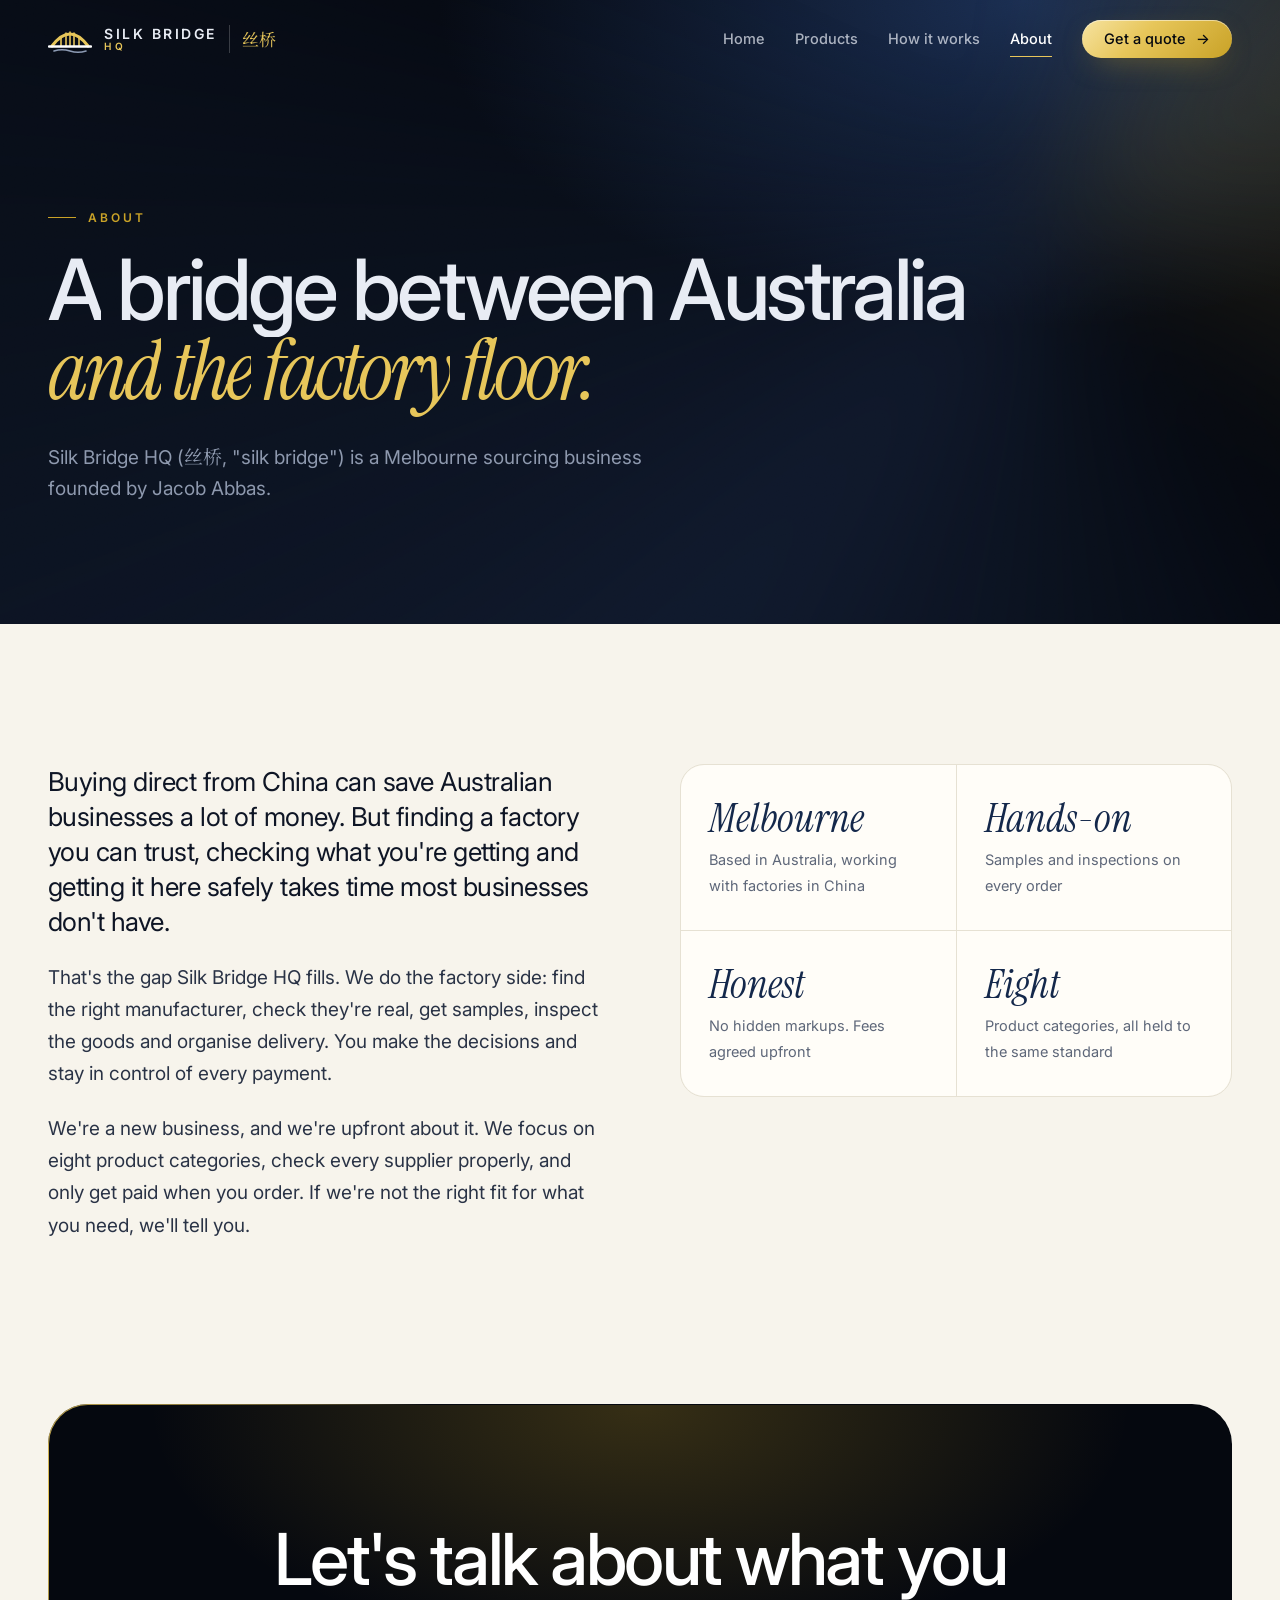
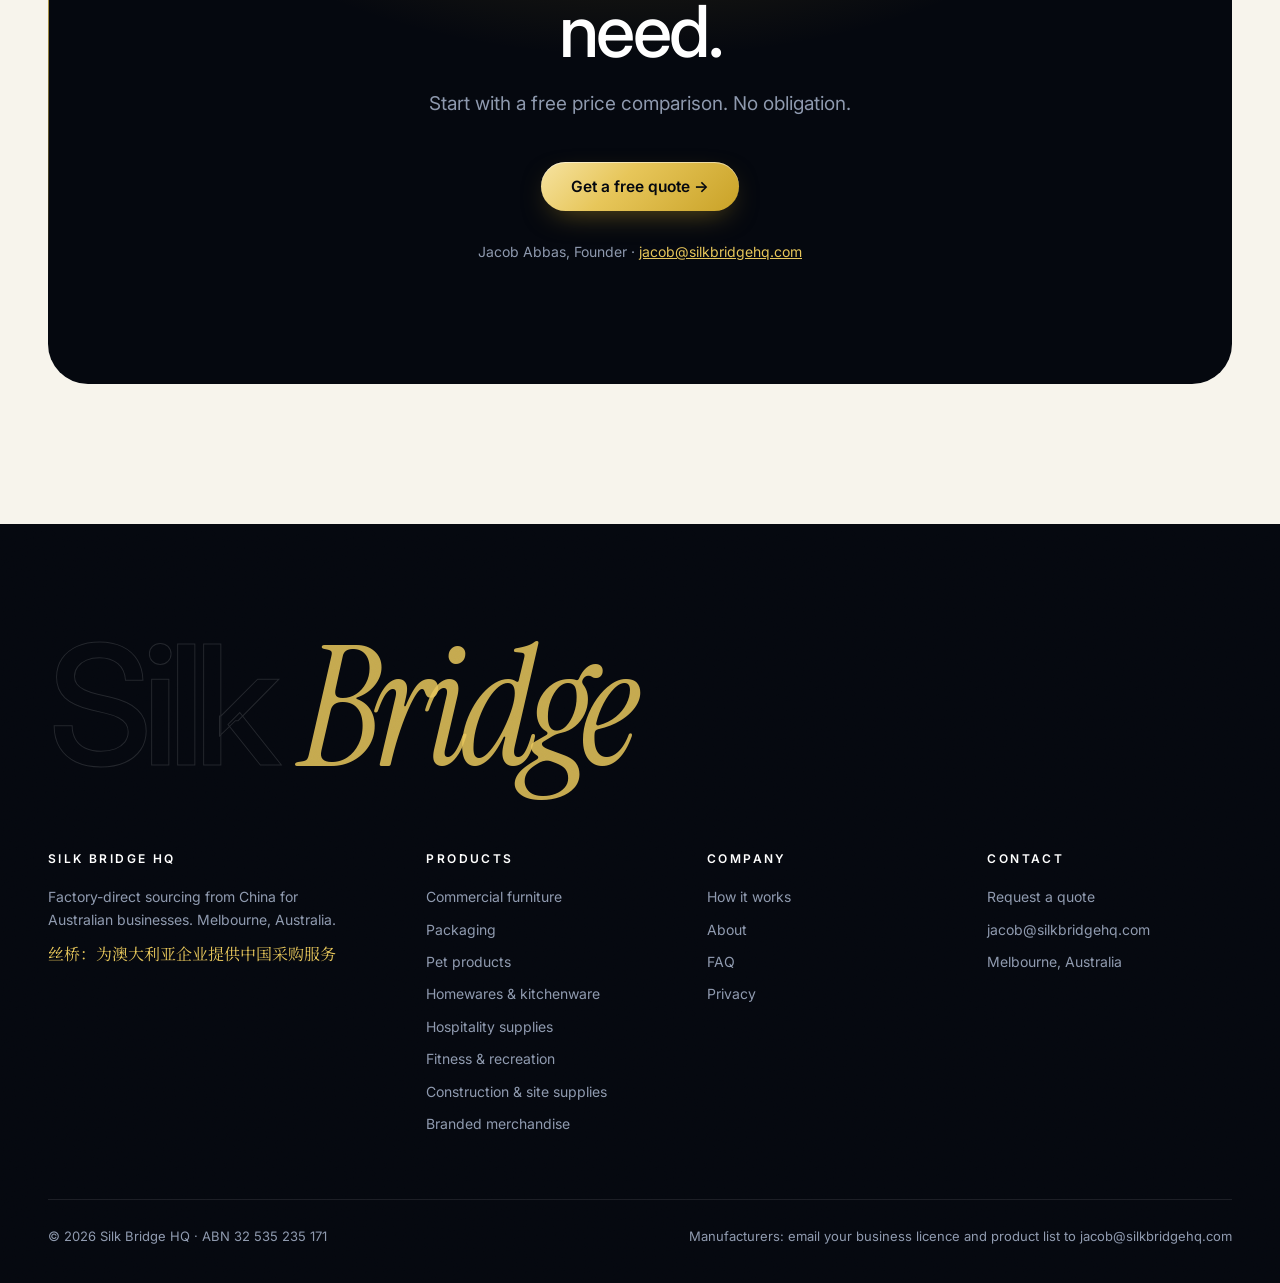
<file: about.html>
<!doctype html>
<html lang="en">
<head>
<meta charset="utf-8">
<meta name="viewport" content="width=device-width, initial-scale=1">
<title>About | Silk Bridge HQ</title>
<meta name="description" content="Silk Bridge HQ (丝桥) is a Melbourne sourcing business founded by Jacob Abbas, connecting Australian companies with checked manufacturers in China.">
<link rel="icon" href="assets/img/logo-square.png">
<link rel="preconnect" href="https://fonts.googleapis.com">
<link rel="preconnect" href="https://fonts.gstatic.com" crossorigin>
<link href="https://fonts.googleapis.com/css2?family=Inter:wght@400;500;600&family=Instrument+Serif:ital@0;1&family=Noto+Serif+SC:wght@600&display=swap" rel="stylesheet">
<link rel="stylesheet" href="assets/styles.css">
</head>
<body>
<header class="nav">
  <div class="wrap">
    <a class="logo" href="index.html" aria-label="Silk Bridge HQ home">
      <svg viewBox="0 0 44 30" fill="none" aria-hidden="true"><path d="M4 22 Q22 -2 40 22" stroke="#E7C65A" stroke-width="3" stroke-linecap="round"/><g stroke="#E7C65A" stroke-width="1.6"><line x1="13" y1="22" x2="13" y2="12"/><line x1="18" y1="22" x2="18" y2="8.5"/><line x1="22" y1="22" x2="22" y2="7.5"/><line x1="26" y1="22" x2="26" y2="8.5"/><line x1="31" y1="22" x2="31" y2="12"/></g><line x1="1" y1="22.5" x2="43" y2="22.5" stroke="#fff" stroke-width="2.4" stroke-linecap="round"/><path d="M6 27 Q14 24.5 22 27 T38 27" stroke="#8C9AB3" stroke-width="1.6" stroke-linecap="round"/></svg>
      <span class="wm">SILK BRIDGE<small>HQ</small></span><span class="zh">丝桥</span>
    </a>
    <button class="menu-btn" aria-label="Menu" aria-expanded="false"><span></span><span></span><span></span></button>
    <nav>
      <a href="index.html">Home</a>
      <a href="products.html">Products</a>
      <a href="how-it-works.html">How it works</a>
      <a href="about.html" class="active">About</a>
      <a class="btn" href="quote.html">Get a quote <span class="arr">→</span></a>
    </nav>
  </div>
</header>
<main>

<section class="page-hero grain">
  <div class="aurora"></div>
  <div class="wrap">
    <span class="eyebrow">About</span>
    <h1 data-split>A bridge between Australia <em>and the factory floor.</em></h1>
    <p>Silk Bridge HQ (<span class="zh">丝桥</span>, "silk bridge") is a Melbourne sourcing business founded by Jacob Abbas.</p>
  </div>
</section>

<section>
  <div class="wrap split-2">
    <div class="prose reveal">
      <p>Buying direct from China can save Australian businesses a lot of money. But finding a factory you can trust, checking what you're getting and getting it here safely takes time most businesses don't have.</p>
      <p>That's the gap Silk Bridge HQ fills. We do the factory side: find the right manufacturer, check they're real, get samples, inspect the goods and organise delivery. You make the decisions and stay in control of every payment.</p>
      <p>We're a new business, and we're upfront about it. We focus on eight product categories, check every supplier properly, and only get paid when you order. If we're not the right fit for what you need, we'll tell you.</p>
    </div>
    <div class="stat-cards reveal">
      <div class="stat"><b>Melbourne</b><span>Based in Australia, working with factories in China</span></div>
      <div class="stat"><b>Hands-on</b><span>Samples and inspections on every order</span></div>
      <div class="stat"><b>Honest</b><span>No hidden markups. Fees agreed upfront</span></div>
      <div class="stat"><b>Eight</b><span>Product categories, all held to the same standard</span></div>
    </div>
  </div>
</section>

<section class="cta">
  <div class="wrap">
    <div class="cta-card reveal">
      <h2>Let's talk about what you need.</h2>
      <p>Start with a free price comparison. No obligation.</p>
      <a class="btn gold lg" href="quote.html">Get a free quote →</a>
      <div class="who">Jacob Abbas, Founder · <a href="mailto:jacob@silkbridgehq.com">jacob@silkbridgehq.com</a></div>
    </div>
  </div>
</section>
</main>
<footer class="grain">
  <div class="wrap">
    <p class="big" aria-hidden="true">Silk <em>Bridge</em></p>
    <div class="cols">
      <div>
        <h4>Silk Bridge HQ</h4>
        <p style="margin:0 0 10px;max-width:300px">Factory-direct sourcing from China for Australian businesses. Melbourne, Australia.</p>
        <p class="zh" style="color:#E7C65A;font-size:16px;margin:0">丝桥：为澳大利亚企业提供中国采购服务</p>
      </div>
      <div><h4>Products</h4><ul>
        <li><a href="products.html#furniture">Commercial furniture</a></li>
        <li><a href="products.html#packaging">Packaging</a></li>
        <li><a href="products.html#pet">Pet products</a></li>
        <li><a href="products.html#homewares">Homewares &amp; kitchenware</a></li>
        <li><a href="products.html#hospitality">Hospitality supplies</a></li>
        <li><a href="products.html#fitness">Fitness &amp; recreation</a></li>
        <li><a href="products.html#construction">Construction &amp; site supplies</a></li>
        <li><a href="products.html#merch">Branded merchandise</a></li>
      </ul></div>
      <div><h4>Company</h4><ul>
        <li><a href="how-it-works.html">How it works</a></li>
        <li><a href="about.html">About</a></li>
        <li><a href="how-it-works.html#faq">FAQ</a></li>
        <li><a href="privacy.html">Privacy</a></li>
      </ul></div>
      <div><h4>Contact</h4><ul>
        <li><a href="quote.html">Request a quote</a></li>
        <li><a href="mailto:jacob@silkbridgehq.com">jacob@silkbridgehq.com</a></li>
        <li>Melbourne, Australia</li>
      </ul></div>
    </div>
    <div class="base">
      <span>© 2026 Silk Bridge HQ · ABN 32 535 235 171</span>
      <span>Manufacturers: email your business licence and product list to jacob@silkbridgehq.com</span>
    </div>
  </div>
</footer>
<script src="assets/site.js"></script>
</body>
</html>
</file>
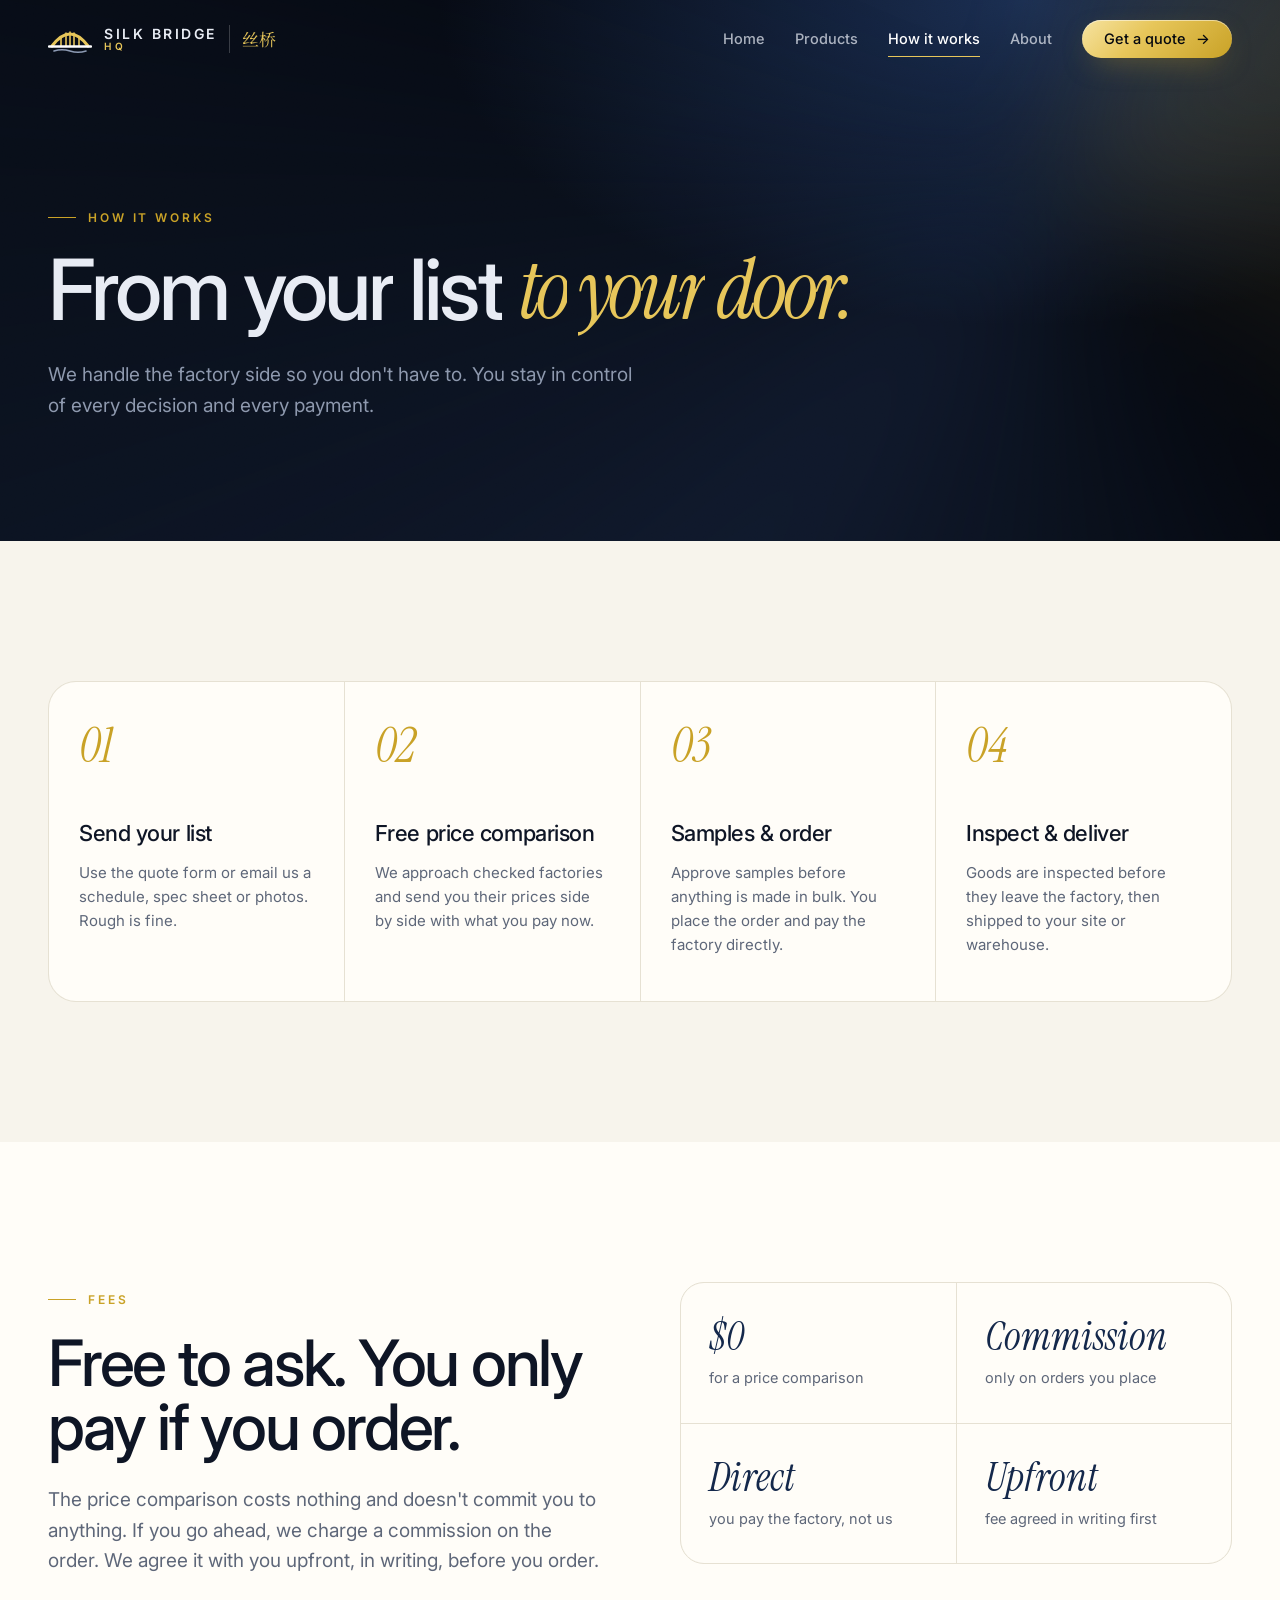
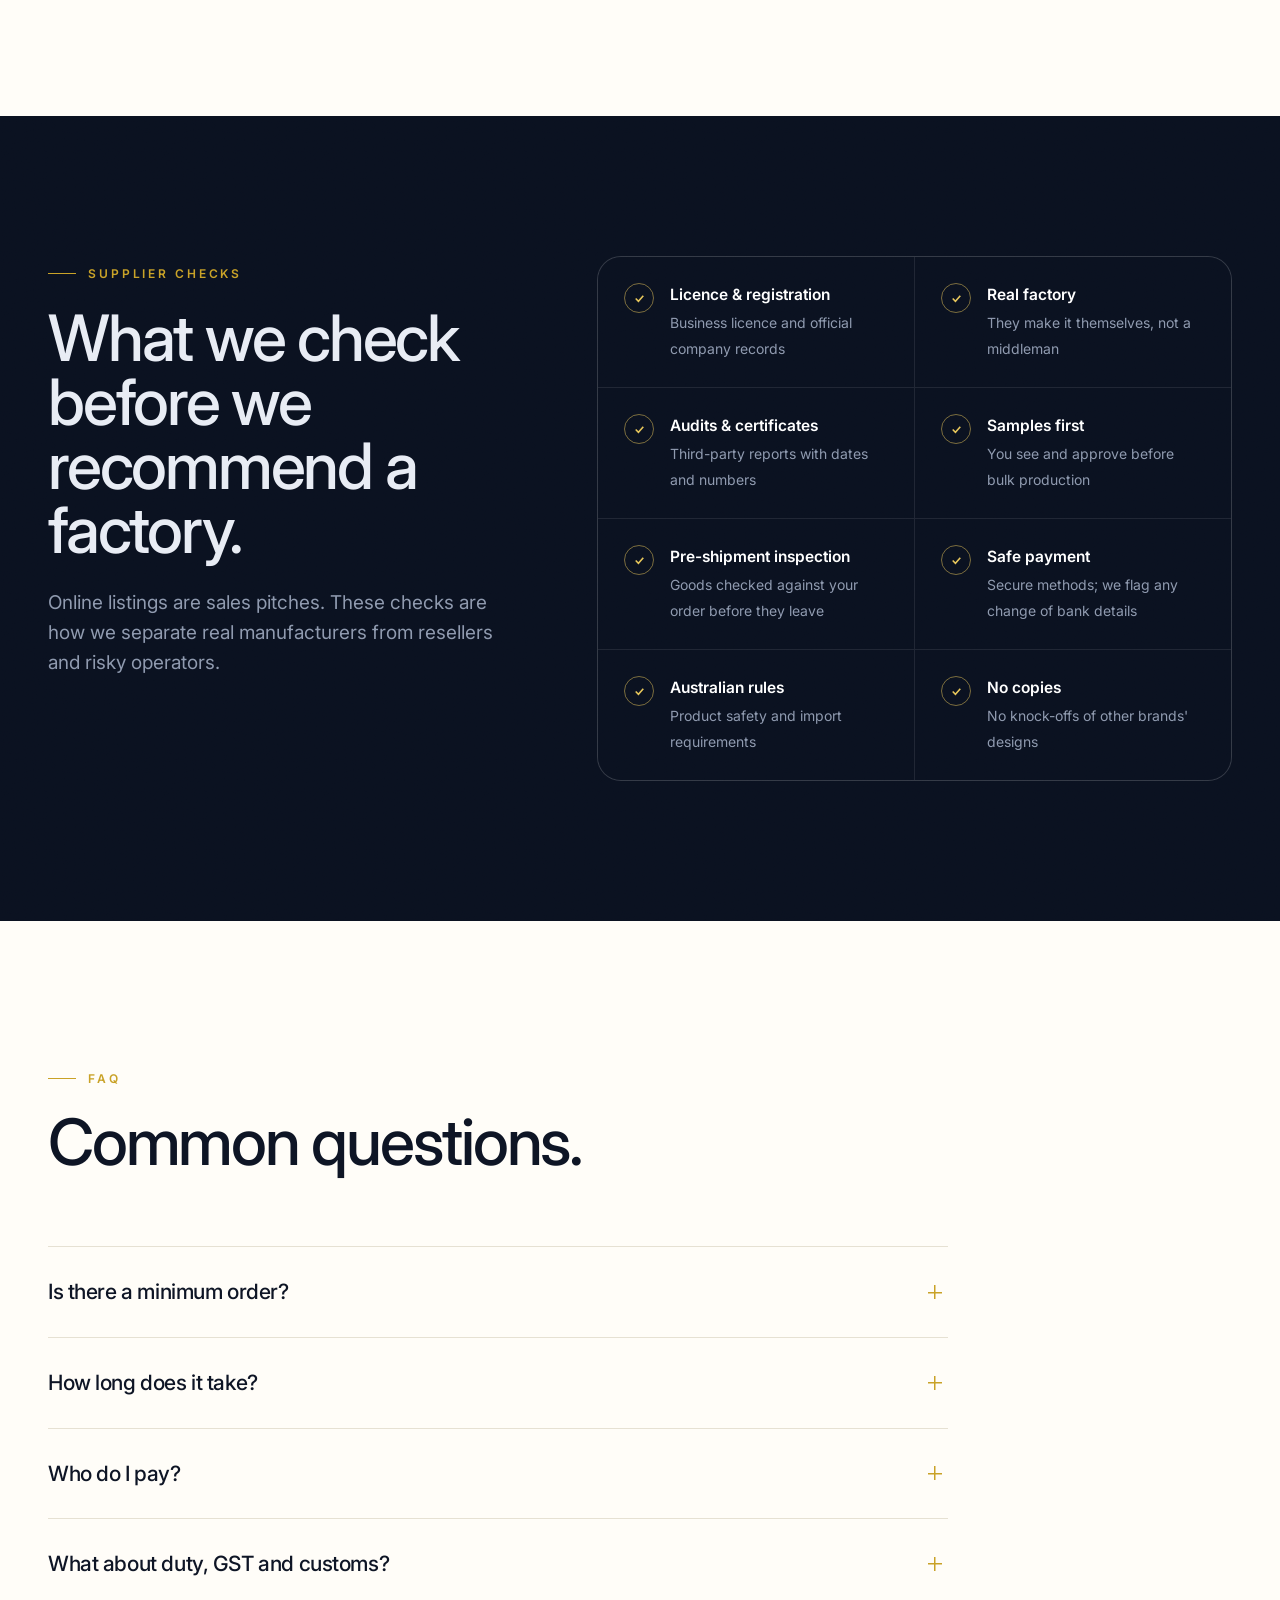
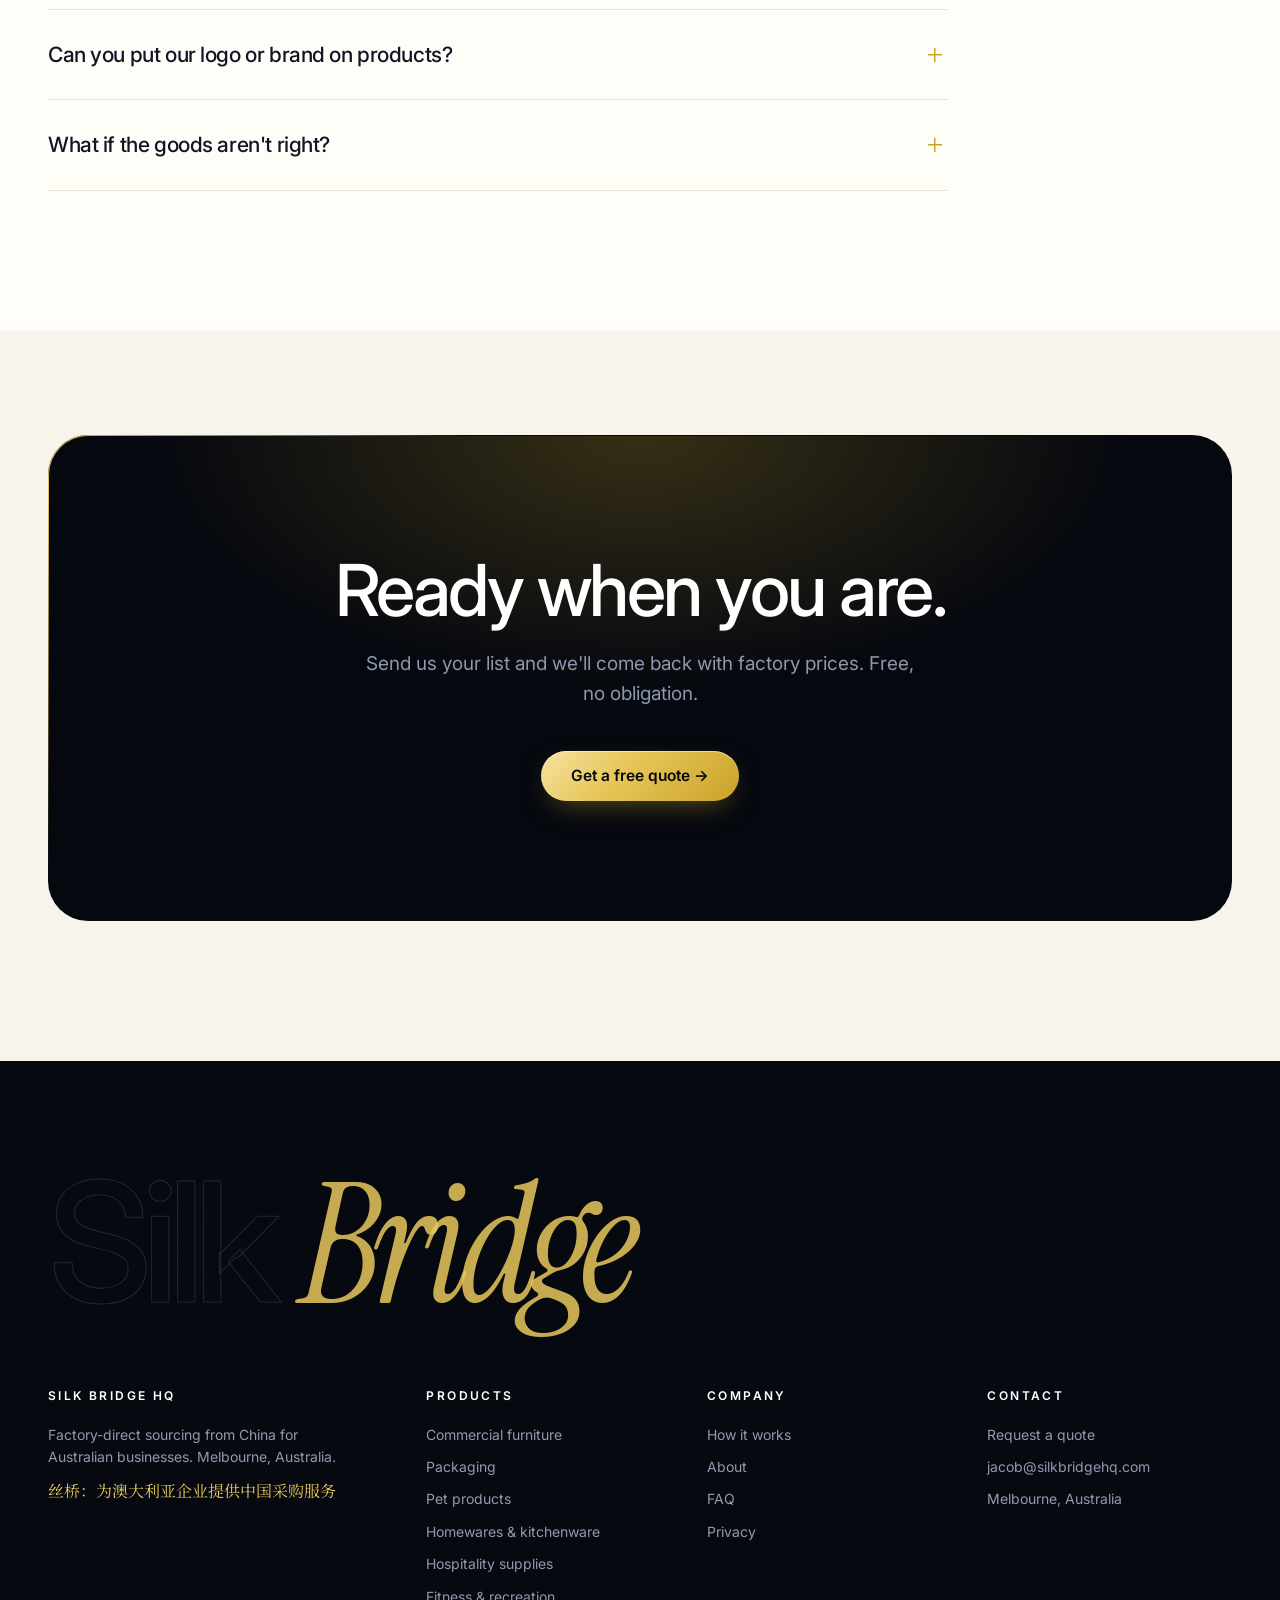
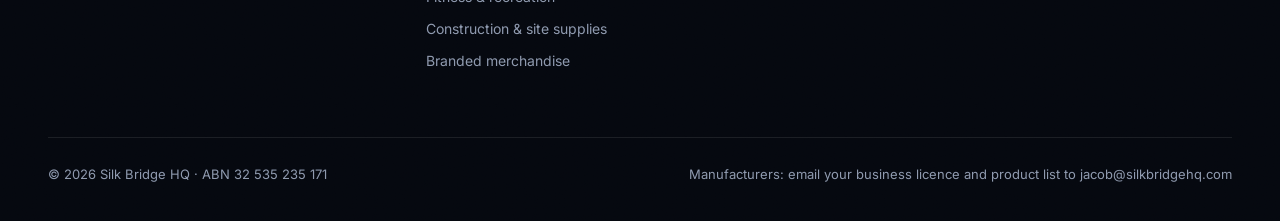
<file: how-it-works.html>
<!doctype html>
<html lang="en">
<head>
<meta charset="utf-8">
<meta name="viewport" content="width=device-width, initial-scale=1">
<title>How it works | Silk Bridge HQ</title>
<meta name="description" content="How Silk Bridge HQ sources from China: free price comparison, checked factories, samples, pre-shipment inspection and delivery. Commission only if you order.">
<link rel="icon" href="assets/img/logo-square.png">
<link rel="preconnect" href="https://fonts.googleapis.com">
<link rel="preconnect" href="https://fonts.gstatic.com" crossorigin>
<link href="https://fonts.googleapis.com/css2?family=Inter:wght@400;500;600&family=Instrument+Serif:ital@0;1&family=Noto+Serif+SC:wght@600&display=swap" rel="stylesheet">
<link rel="stylesheet" href="assets/styles.css">
</head>
<body>
<header class="nav">
  <div class="wrap">
    <a class="logo" href="index.html" aria-label="Silk Bridge HQ home">
      <svg viewBox="0 0 44 30" fill="none" aria-hidden="true"><path d="M4 22 Q22 -2 40 22" stroke="#E7C65A" stroke-width="3" stroke-linecap="round"/><g stroke="#E7C65A" stroke-width="1.6"><line x1="13" y1="22" x2="13" y2="12"/><line x1="18" y1="22" x2="18" y2="8.5"/><line x1="22" y1="22" x2="22" y2="7.5"/><line x1="26" y1="22" x2="26" y2="8.5"/><line x1="31" y1="22" x2="31" y2="12"/></g><line x1="1" y1="22.5" x2="43" y2="22.5" stroke="#fff" stroke-width="2.4" stroke-linecap="round"/><path d="M6 27 Q14 24.5 22 27 T38 27" stroke="#8C9AB3" stroke-width="1.6" stroke-linecap="round"/></svg>
      <span class="wm">SILK BRIDGE<small>HQ</small></span><span class="zh">丝桥</span>
    </a>
    <button class="menu-btn" aria-label="Menu" aria-expanded="false"><span></span><span></span><span></span></button>
    <nav>
      <a href="index.html">Home</a>
      <a href="products.html">Products</a>
      <a href="how-it-works.html" class="active">How it works</a>
      <a href="about.html">About</a>
      <a class="btn" href="quote.html">Get a quote <span class="arr">→</span></a>
    </nav>
  </div>
</header>
<main>

<section class="page-hero grain">
  <div class="aurora"></div>
  <div class="wrap">
    <span class="eyebrow">How it works</span>
    <h1 data-split>From your list <em>to your door.</em></h1>
    <p>We handle the factory side so you don't have to. You stay in control of every decision and every payment.</p>
  </div>
</section>

<section>
  <div class="wrap">
    <div class="steps">
      <div class="step reveal"><h3>Send your list</h3><p>Use the quote form or email us a schedule, spec sheet or photos. Rough is fine.</p></div>
      <div class="step reveal"><h3>Free price comparison</h3><p>We approach checked factories and send you their prices side by side with what you pay now.</p></div>
      <div class="step reveal"><h3>Samples &amp; order</h3><p>Approve samples before anything is made in bulk. You place the order and pay the factory directly.</p></div>
      <div class="step reveal"><h3>Inspect &amp; deliver</h3><p>Goods are inspected before they leave the factory, then shipped to your site or warehouse.</p></div>
    </div>
  </div>
</section>

<section class="band">
  <div class="wrap split-2">
    <div class="reveal">
      <span class="eyebrow">Fees</span>
      <h2>Free to ask. You only pay if you order.</h2>
      <p class="lead">The price comparison costs nothing and doesn't commit you to anything. If you go ahead, we charge a commission on the order. We agree it with you upfront, in writing, before you order.</p>
    </div>
    <div class="stat-cards reveal">
      <div class="stat"><b>$0</b><span>for a price comparison</span></div>
      <div class="stat"><b>Commission</b><span>only on orders you place</span></div>
      <div class="stat"><b>Direct</b><span>you pay the factory, not us</span></div>
      <div class="stat"><b>Upfront</b><span>fee agreed in writing first</span></div>
    </div>
  </div>
</section>

<section class="dark grain">
  <div class="wrap checks-wrap">
    <div class="reveal">
      <span class="eyebrow">Supplier checks</span>
      <h2>What we check before we recommend a factory.</h2>
      <p class="lead">Online listings are sales pitches. These checks are how we separate real manufacturers from resellers and risky operators.</p>
    </div>
    <div class="checks">
      <div class="check reveal"><div class="tick"><svg viewBox="0 0 24 24"><path d="M5 12l5 5 9-10"/></svg></div><div><b>Licence &amp; registration</b><span>Business licence and official company records</span></div></div>
      <div class="check reveal"><div class="tick"><svg viewBox="0 0 24 24"><path d="M5 12l5 5 9-10"/></svg></div><div><b>Real factory</b><span>They make it themselves, not a middleman</span></div></div>
      <div class="check reveal"><div class="tick"><svg viewBox="0 0 24 24"><path d="M5 12l5 5 9-10"/></svg></div><div><b>Audits &amp; certificates</b><span>Third-party reports with dates and numbers</span></div></div>
      <div class="check reveal"><div class="tick"><svg viewBox="0 0 24 24"><path d="M5 12l5 5 9-10"/></svg></div><div><b>Samples first</b><span>You see and approve before bulk production</span></div></div>
      <div class="check reveal"><div class="tick"><svg viewBox="0 0 24 24"><path d="M5 12l5 5 9-10"/></svg></div><div><b>Pre-shipment inspection</b><span>Goods checked against your order before they leave</span></div></div>
      <div class="check reveal"><div class="tick"><svg viewBox="0 0 24 24"><path d="M5 12l5 5 9-10"/></svg></div><div><b>Safe payment</b><span>Secure methods; we flag any change of bank details</span></div></div>
      <div class="check reveal"><div class="tick"><svg viewBox="0 0 24 24"><path d="M5 12l5 5 9-10"/></svg></div><div><b>Australian rules</b><span>Product safety and import requirements</span></div></div>
      <div class="check reveal"><div class="tick"><svg viewBox="0 0 24 24"><path d="M5 12l5 5 9-10"/></svg></div><div><b>No copies</b><span>No knock-offs of other brands' designs</span></div></div>
    </div>
  </div>
</section>

<section class="band" id="faq">
  <div class="wrap">
    <div class="head reveal">
      <span class="eyebrow">FAQ</span>
      <h2>Common questions.</h2>
    </div>
    <div class="faq reveal">
      <details><summary>Is there a minimum order?</summary><p>Each factory sets its own minimum order quantity (MOQ). We'll tell you the MOQ with every quote, and look for factories that suit your volumes.</p></details>
      <details><summary>How long does it take?</summary><p>It depends on the product. As a rough guide, allow a few weeks for samples, then production, then sea freight to Australia. We give you a timeline with every quote.</p></details>
      <details><summary>Who do I pay?</summary><p>You pay the factory directly for the goods, using a secure method. You pay our commission separately, only if you order. We'll never ask you to pay a factory into a new or changed bank account without checking it first.</p></details>
      <details><summary>What about duty, GST and customs?</summary><p>Many goods made in China can enter Australia duty-free under the China–Australia Free Trade Agreement with the right proof of origin, and GST applies to imports. Every product is different, so we'll flag what applies and you should confirm the details with your customs broker or accountant.</p></details>
      <details><summary>Can you put our logo or brand on products?</summary><p>Yes. Many factories offer custom printing, labels and packaging. It usually means a higher minimum order, and we'll include that in the quote.</p></details>
      <details><summary>What if the goods aren't right?</summary><p>That's why we use samples and inspect before shipping. Problems are much easier to fix at the factory than after goods arrive in Australia.</p></details>
    </div>
  </div>
</section>

<section class="cta" style="padding-top:104px">
  <div class="wrap">
    <div class="cta-card reveal">
      <h2>Ready when you are.</h2>
      <p>Send us your list and we'll come back with factory prices. Free, no obligation.</p>
      <a class="btn gold lg" href="quote.html">Get a free quote →</a>
    </div>
  </div>
</section>
</main>
<footer class="grain">
  <div class="wrap">
    <p class="big" aria-hidden="true">Silk <em>Bridge</em></p>
    <div class="cols">
      <div>
        <h4>Silk Bridge HQ</h4>
        <p style="margin:0 0 10px;max-width:300px">Factory-direct sourcing from China for Australian businesses. Melbourne, Australia.</p>
        <p class="zh" style="color:#E7C65A;font-size:16px;margin:0">丝桥：为澳大利亚企业提供中国采购服务</p>
      </div>
      <div><h4>Products</h4><ul>
        <li><a href="products.html#furniture">Commercial furniture</a></li>
        <li><a href="products.html#packaging">Packaging</a></li>
        <li><a href="products.html#pet">Pet products</a></li>
        <li><a href="products.html#homewares">Homewares &amp; kitchenware</a></li>
        <li><a href="products.html#hospitality">Hospitality supplies</a></li>
        <li><a href="products.html#fitness">Fitness &amp; recreation</a></li>
        <li><a href="products.html#construction">Construction &amp; site supplies</a></li>
        <li><a href="products.html#merch">Branded merchandise</a></li>
      </ul></div>
      <div><h4>Company</h4><ul>
        <li><a href="how-it-works.html">How it works</a></li>
        <li><a href="about.html">About</a></li>
        <li><a href="how-it-works.html#faq">FAQ</a></li>
        <li><a href="privacy.html">Privacy</a></li>
      </ul></div>
      <div><h4>Contact</h4><ul>
        <li><a href="quote.html">Request a quote</a></li>
        <li><a href="mailto:jacob@silkbridgehq.com">jacob@silkbridgehq.com</a></li>
        <li>Melbourne, Australia</li>
      </ul></div>
    </div>
    <div class="base">
      <span>© 2026 Silk Bridge HQ · ABN 32 535 235 171</span>
      <span>Manufacturers: email your business licence and product list to jacob@silkbridgehq.com</span>
    </div>
  </div>
</footer>
<script src="assets/site.js"></script>
</body>
</html>
</file>
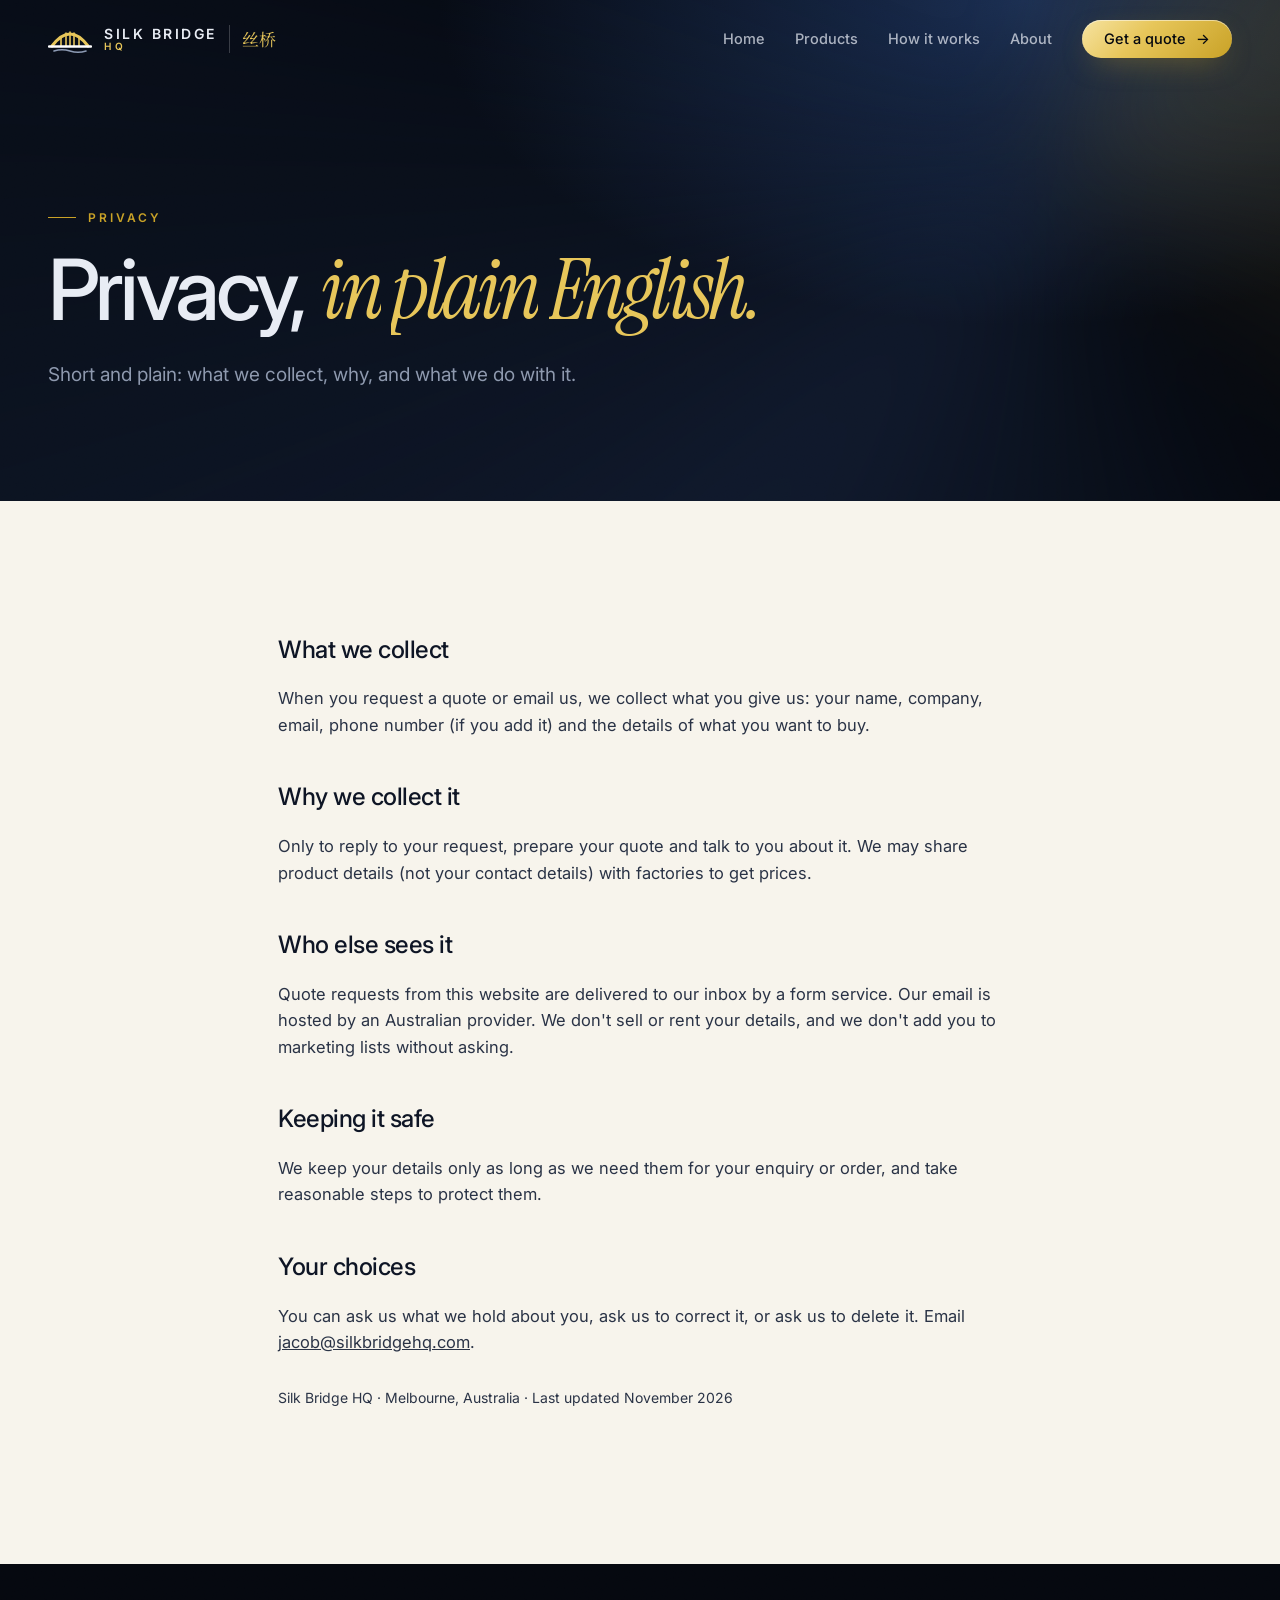
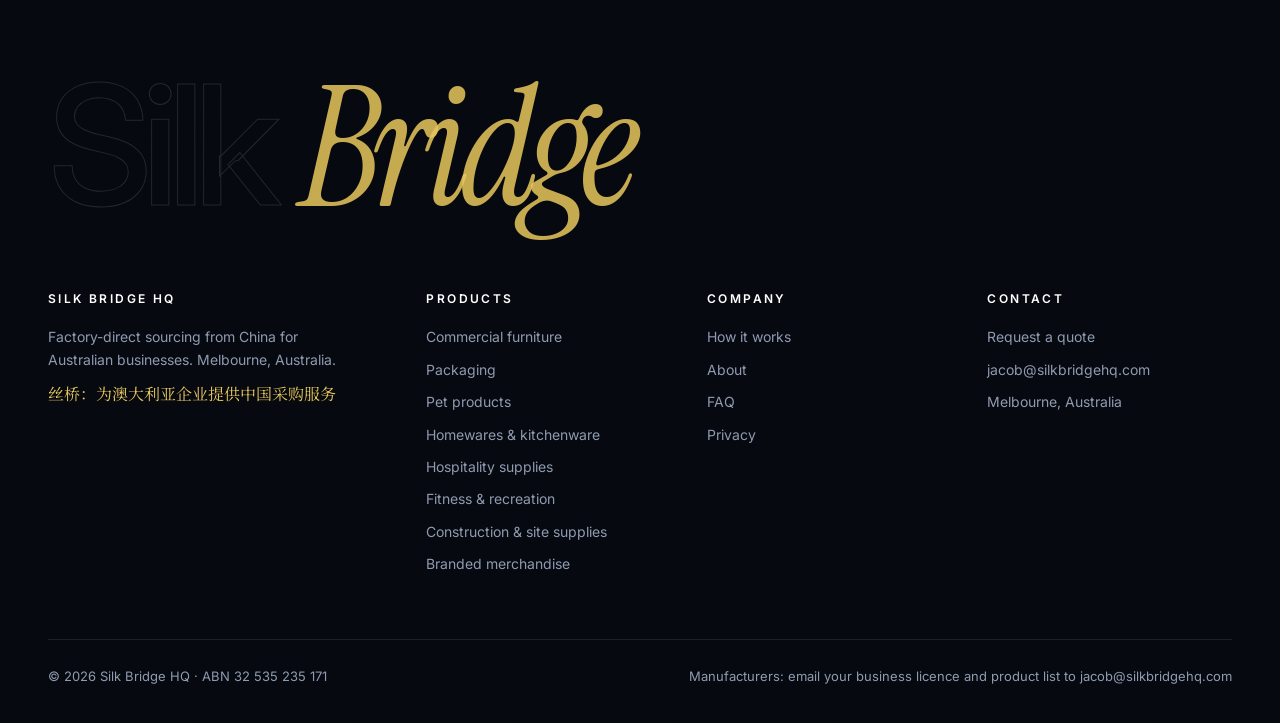
<file: privacy.html>
<!doctype html>
<html lang="en">
<head>
<meta charset="utf-8">
<meta name="viewport" content="width=device-width, initial-scale=1">
<title>Privacy | Silk Bridge HQ</title>
<meta name="description" content="How Silk Bridge HQ handles the personal information you send us.">
<link rel="icon" href="assets/img/logo-square.png">
<link rel="preconnect" href="https://fonts.googleapis.com">
<link rel="preconnect" href="https://fonts.gstatic.com" crossorigin>
<link href="https://fonts.googleapis.com/css2?family=Inter:wght@400;500;600&family=Instrument+Serif:ital@0;1&family=Noto+Serif+SC:wght@600&display=swap" rel="stylesheet">
<link rel="stylesheet" href="assets/styles.css">
</head>
<body>
<header class="nav">
  <div class="wrap">
    <a class="logo" href="index.html" aria-label="Silk Bridge HQ home">
      <svg viewBox="0 0 44 30" fill="none" aria-hidden="true"><path d="M4 22 Q22 -2 40 22" stroke="#E7C65A" stroke-width="3" stroke-linecap="round"/><g stroke="#E7C65A" stroke-width="1.6"><line x1="13" y1="22" x2="13" y2="12"/><line x1="18" y1="22" x2="18" y2="8.5"/><line x1="22" y1="22" x2="22" y2="7.5"/><line x1="26" y1="22" x2="26" y2="8.5"/><line x1="31" y1="22" x2="31" y2="12"/></g><line x1="1" y1="22.5" x2="43" y2="22.5" stroke="#fff" stroke-width="2.4" stroke-linecap="round"/><path d="M6 27 Q14 24.5 22 27 T38 27" stroke="#8C9AB3" stroke-width="1.6" stroke-linecap="round"/></svg>
      <span class="wm">SILK BRIDGE<small>HQ</small></span><span class="zh">丝桥</span>
    </a>
    <button class="menu-btn" aria-label="Menu" aria-expanded="false"><span></span><span></span><span></span></button>
    <nav>
      <a href="index.html">Home</a>
      <a href="products.html">Products</a>
      <a href="how-it-works.html">How it works</a>
      <a href="about.html">About</a>
      <a class="btn" href="quote.html">Get a quote <span class="arr">→</span></a>
    </nav>
  </div>
</header>
<main>

<section class="page-hero grain" style="padding-bottom:110px">
  <div class="aurora"></div>
  <div class="wrap">
    <span class="eyebrow">Privacy</span>
    <h1 data-split>Privacy, <em>in plain English.</em></h1>
    <p>Short and plain: what we collect, why, and what we do with it.</p>
  </div>
</section>

<div class="wrap legal">
  <h3>What we collect</h3>
  <p>When you request a quote or email us, we collect what you give us: your name, company, email, phone number (if you add it) and the details of what you want to buy.</p>
  <h3>Why we collect it</h3>
  <p>Only to reply to your request, prepare your quote and talk to you about it. We may share product details (not your contact details) with factories to get prices.</p>
  <h3>Who else sees it</h3>
  <p>Quote requests from this website are delivered to our inbox by a form service. Our email is hosted by an Australian provider. We don't sell or rent your details, and we don't add you to marketing lists without asking.</p>
  <h3>Keeping it safe</h3>
  <p>We keep your details only as long as we need them for your enquiry or order, and take reasonable steps to protect them.</p>
  <h3>Your choices</h3>
  <p>You can ask us what we hold about you, ask us to correct it, or ask us to delete it. Email <a href="mailto:jacob@silkbridgehq.com">jacob@silkbridgehq.com</a>.</p>
  <p class="muted" style="margin-top:32px;font-size:14px">Silk Bridge HQ · Melbourne, Australia · Last updated November 2026</p>
</div>
</main>
<footer class="grain">
  <div class="wrap">
    <p class="big" aria-hidden="true">Silk <em>Bridge</em></p>
    <div class="cols">
      <div>
        <h4>Silk Bridge HQ</h4>
        <p style="margin:0 0 10px;max-width:300px">Factory-direct sourcing from China for Australian businesses. Melbourne, Australia.</p>
        <p class="zh" style="color:#E7C65A;font-size:16px;margin:0">丝桥：为澳大利亚企业提供中国采购服务</p>
      </div>
      <div><h4>Products</h4><ul>
        <li><a href="products.html#furniture">Commercial furniture</a></li>
        <li><a href="products.html#packaging">Packaging</a></li>
        <li><a href="products.html#pet">Pet products</a></li>
        <li><a href="products.html#homewares">Homewares &amp; kitchenware</a></li>
        <li><a href="products.html#hospitality">Hospitality supplies</a></li>
        <li><a href="products.html#fitness">Fitness &amp; recreation</a></li>
        <li><a href="products.html#construction">Construction &amp; site supplies</a></li>
        <li><a href="products.html#merch">Branded merchandise</a></li>
      </ul></div>
      <div><h4>Company</h4><ul>
        <li><a href="how-it-works.html">How it works</a></li>
        <li><a href="about.html">About</a></li>
        <li><a href="how-it-works.html#faq">FAQ</a></li>
        <li><a href="privacy.html">Privacy</a></li>
      </ul></div>
      <div><h4>Contact</h4><ul>
        <li><a href="quote.html">Request a quote</a></li>
        <li><a href="mailto:jacob@silkbridgehq.com">jacob@silkbridgehq.com</a></li>
        <li>Melbourne, Australia</li>
      </ul></div>
    </div>
    <div class="base">
      <span>© 2026 Silk Bridge HQ · ABN 32 535 235 171</span>
      <span>Manufacturers: email your business licence and product list to jacob@silkbridgehq.com</span>
    </div>
  </div>
</footer>
<script src="assets/site.js"></script>
</body>
</html>
</file>
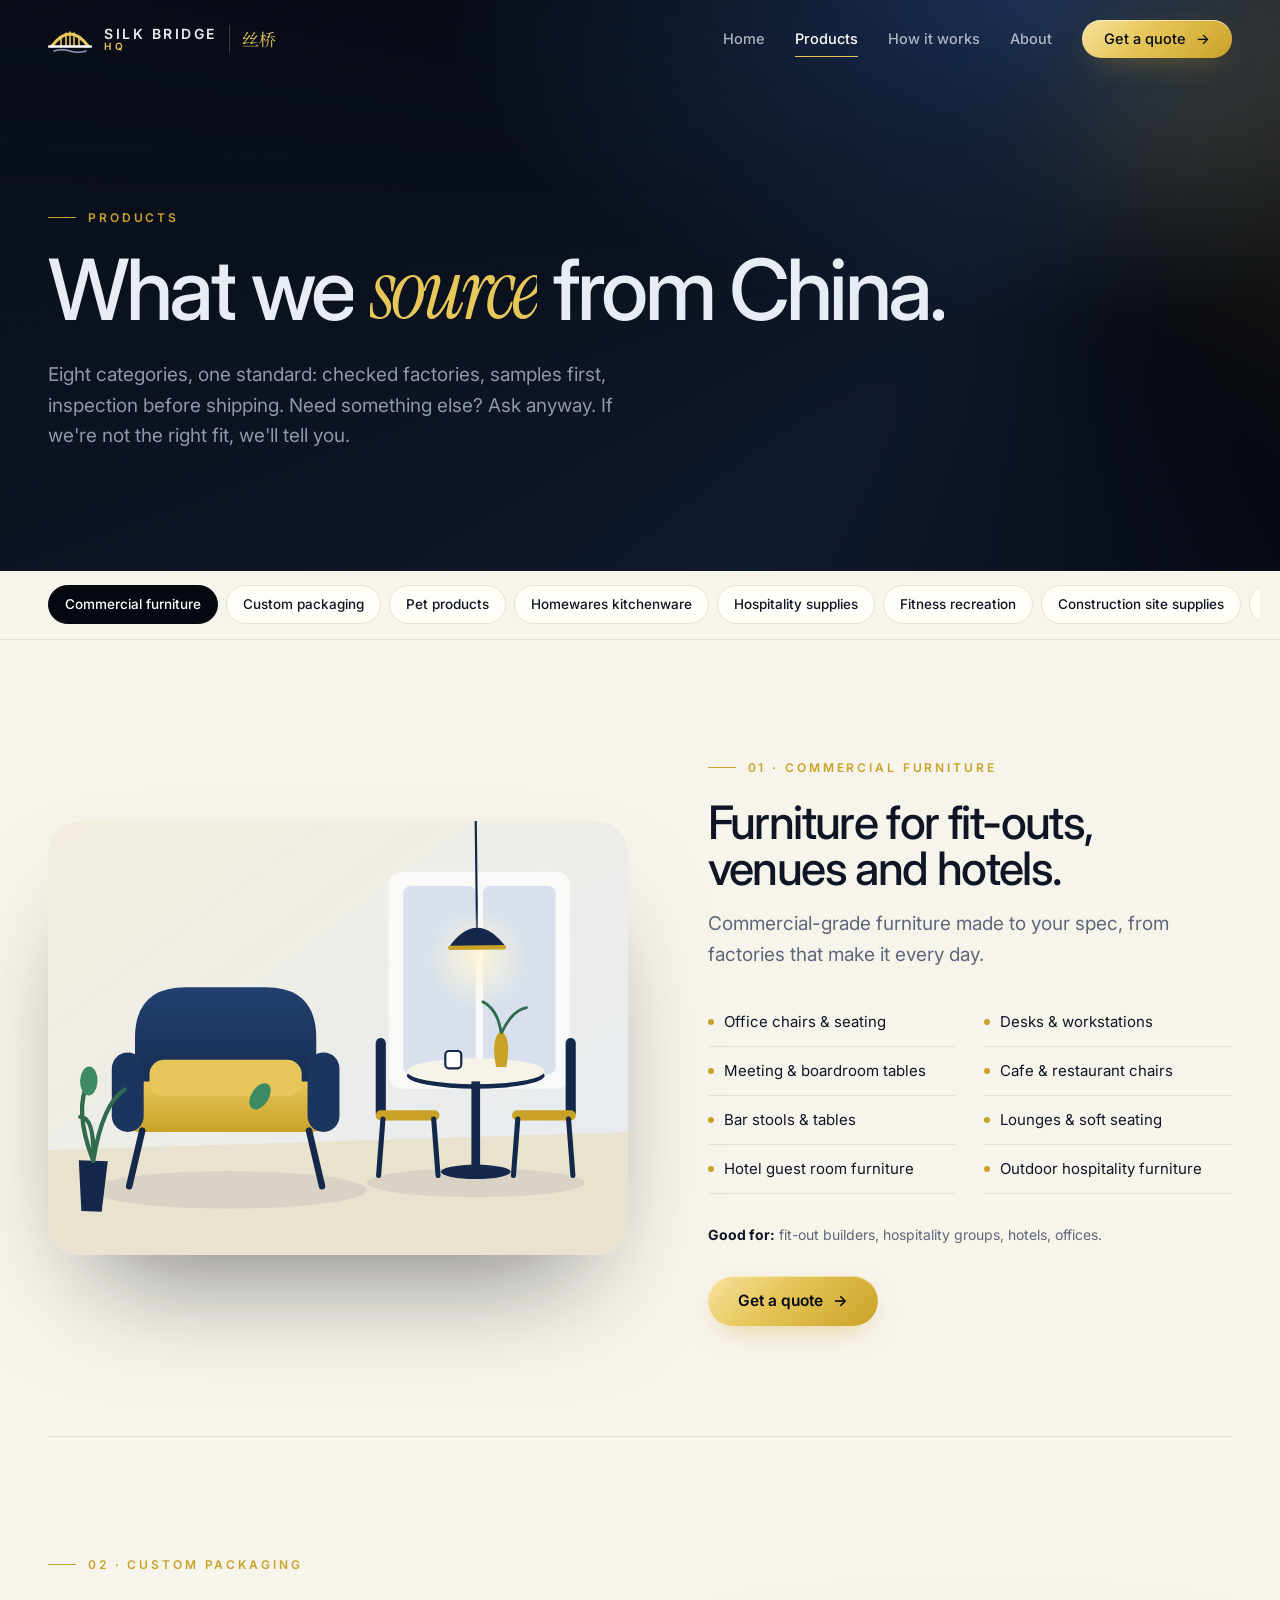
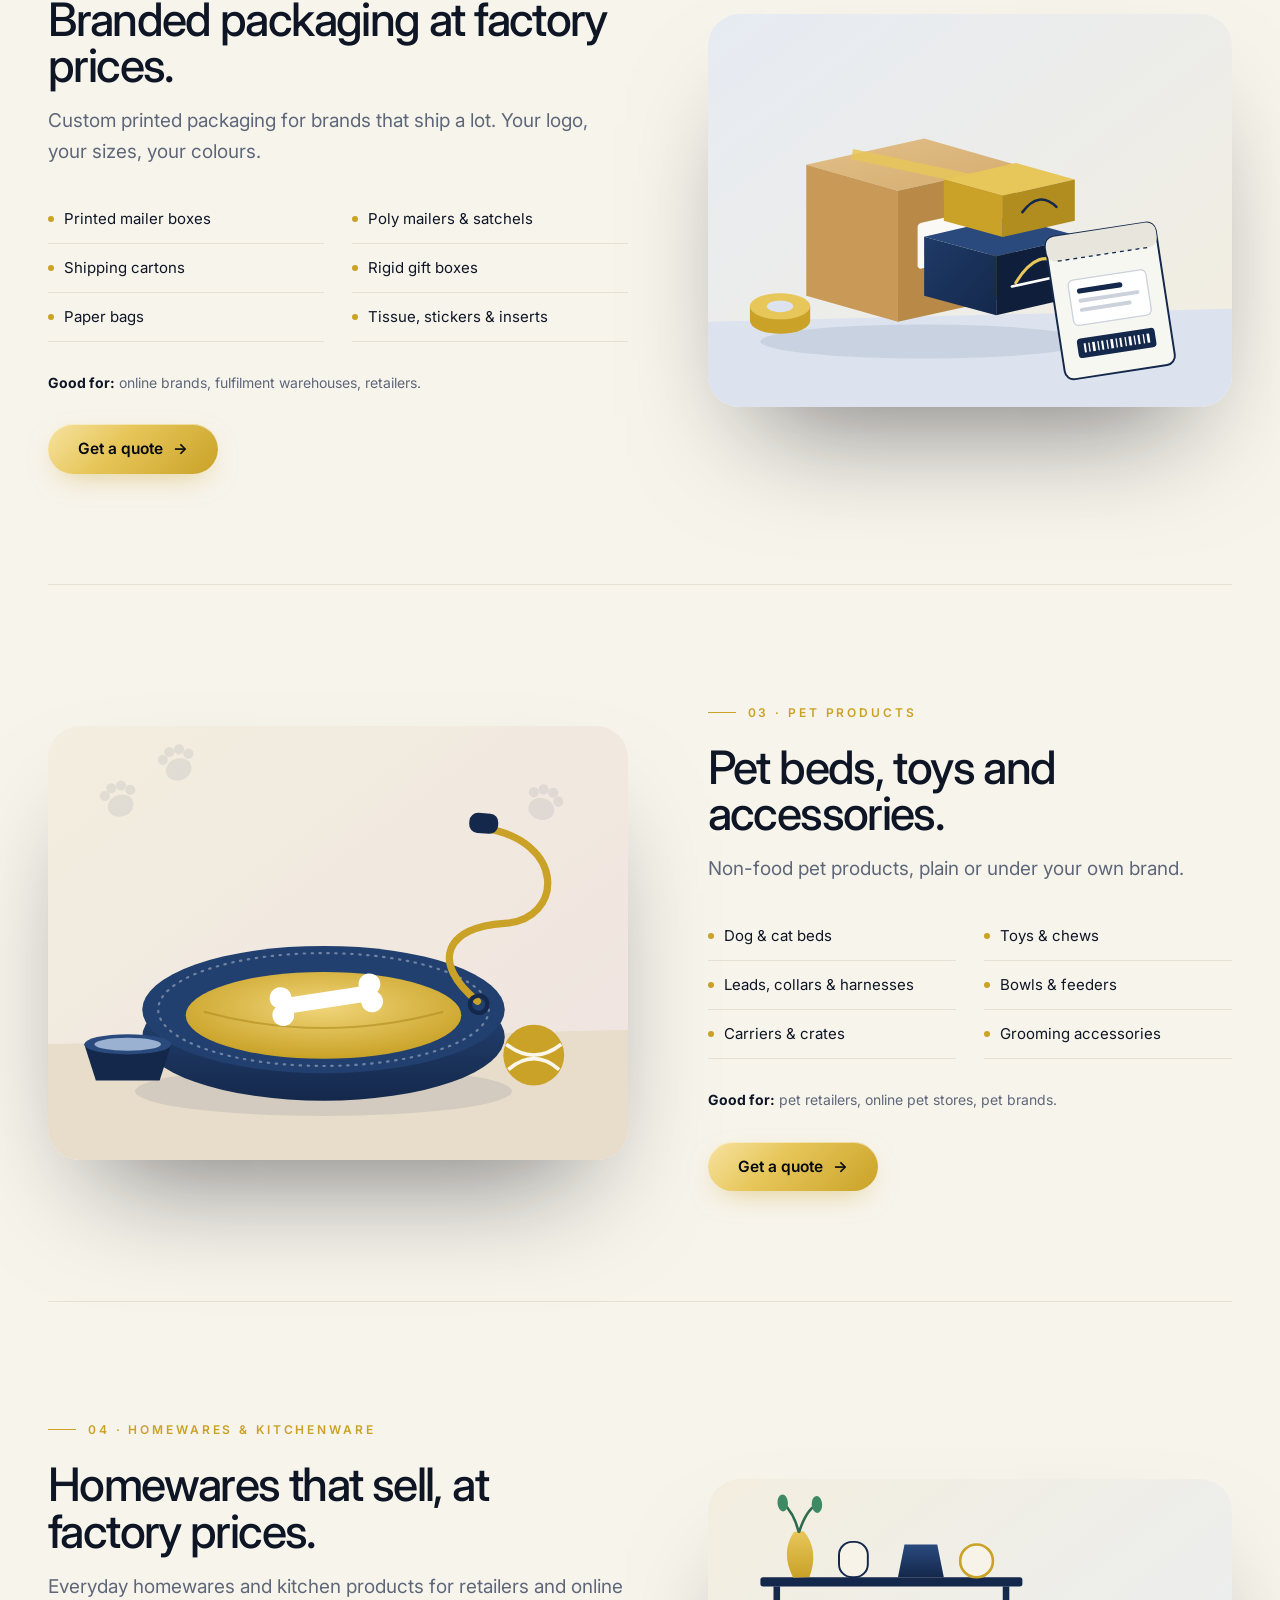
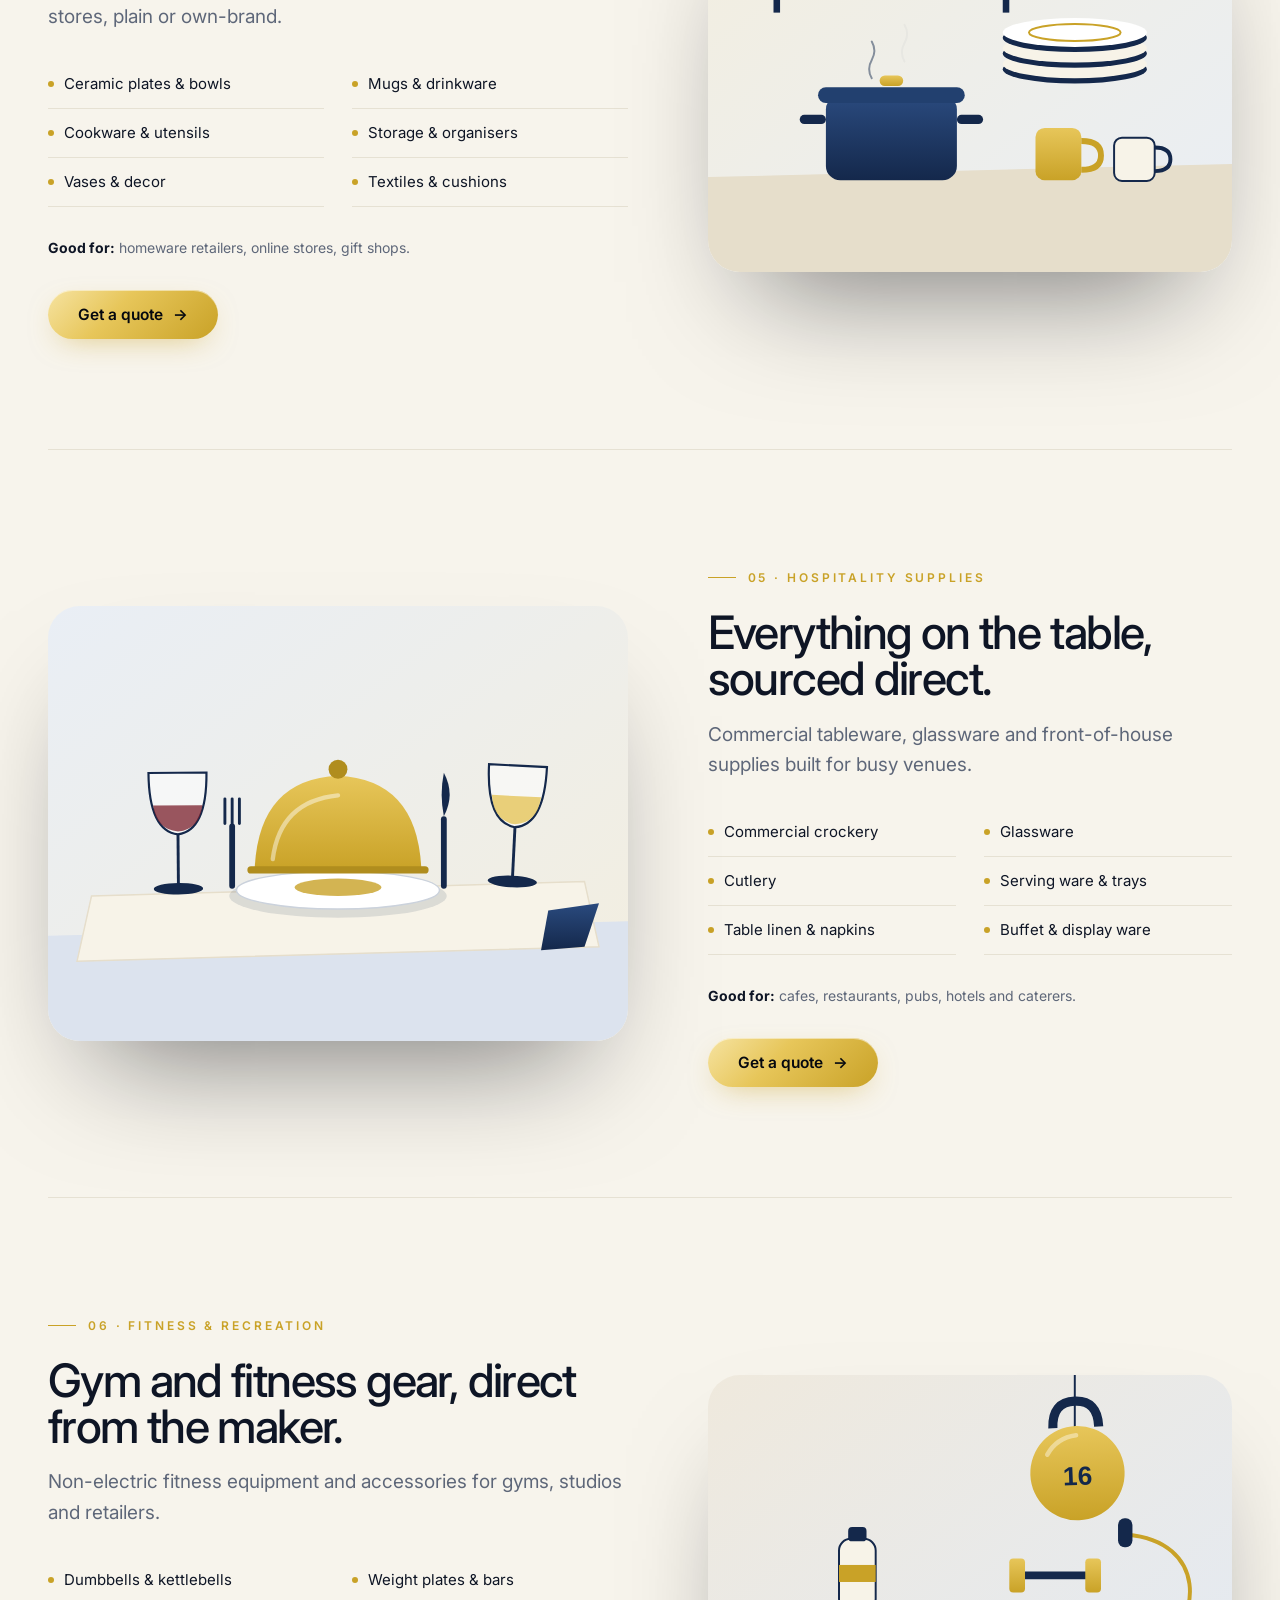
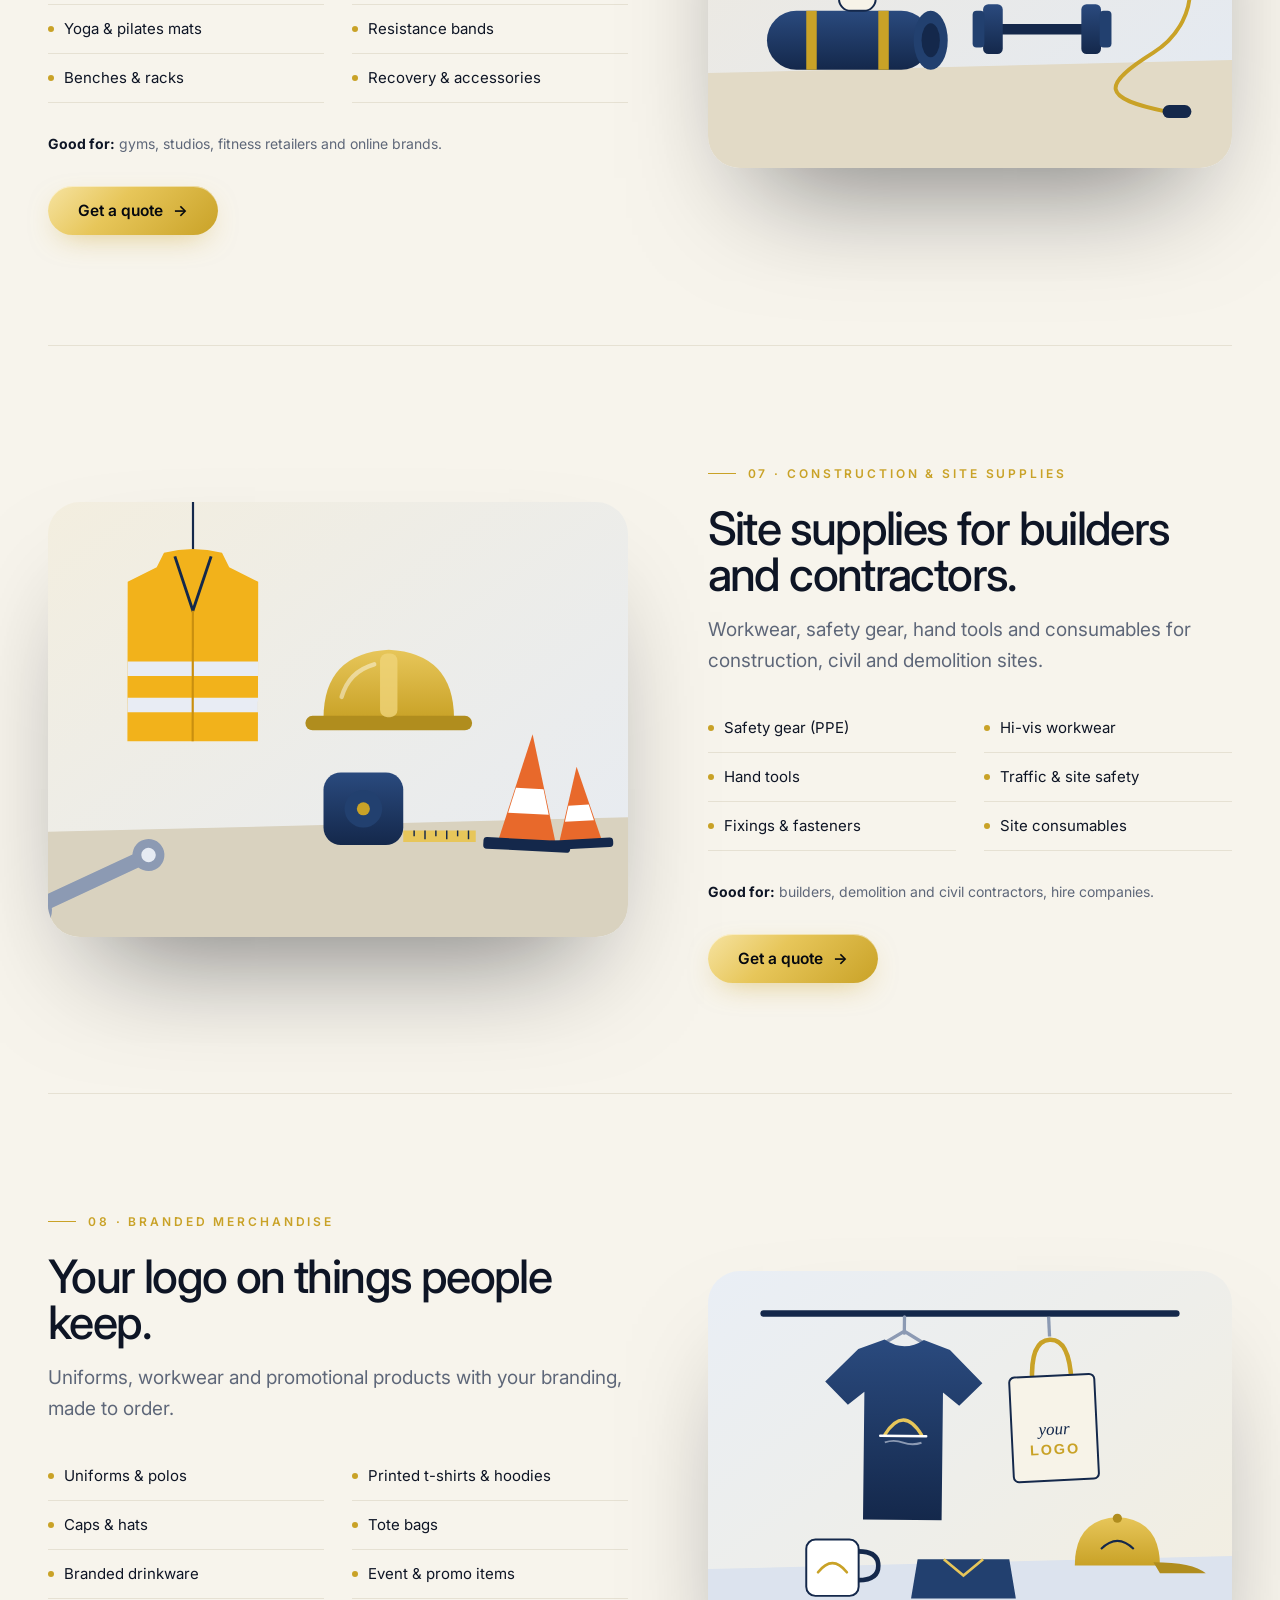
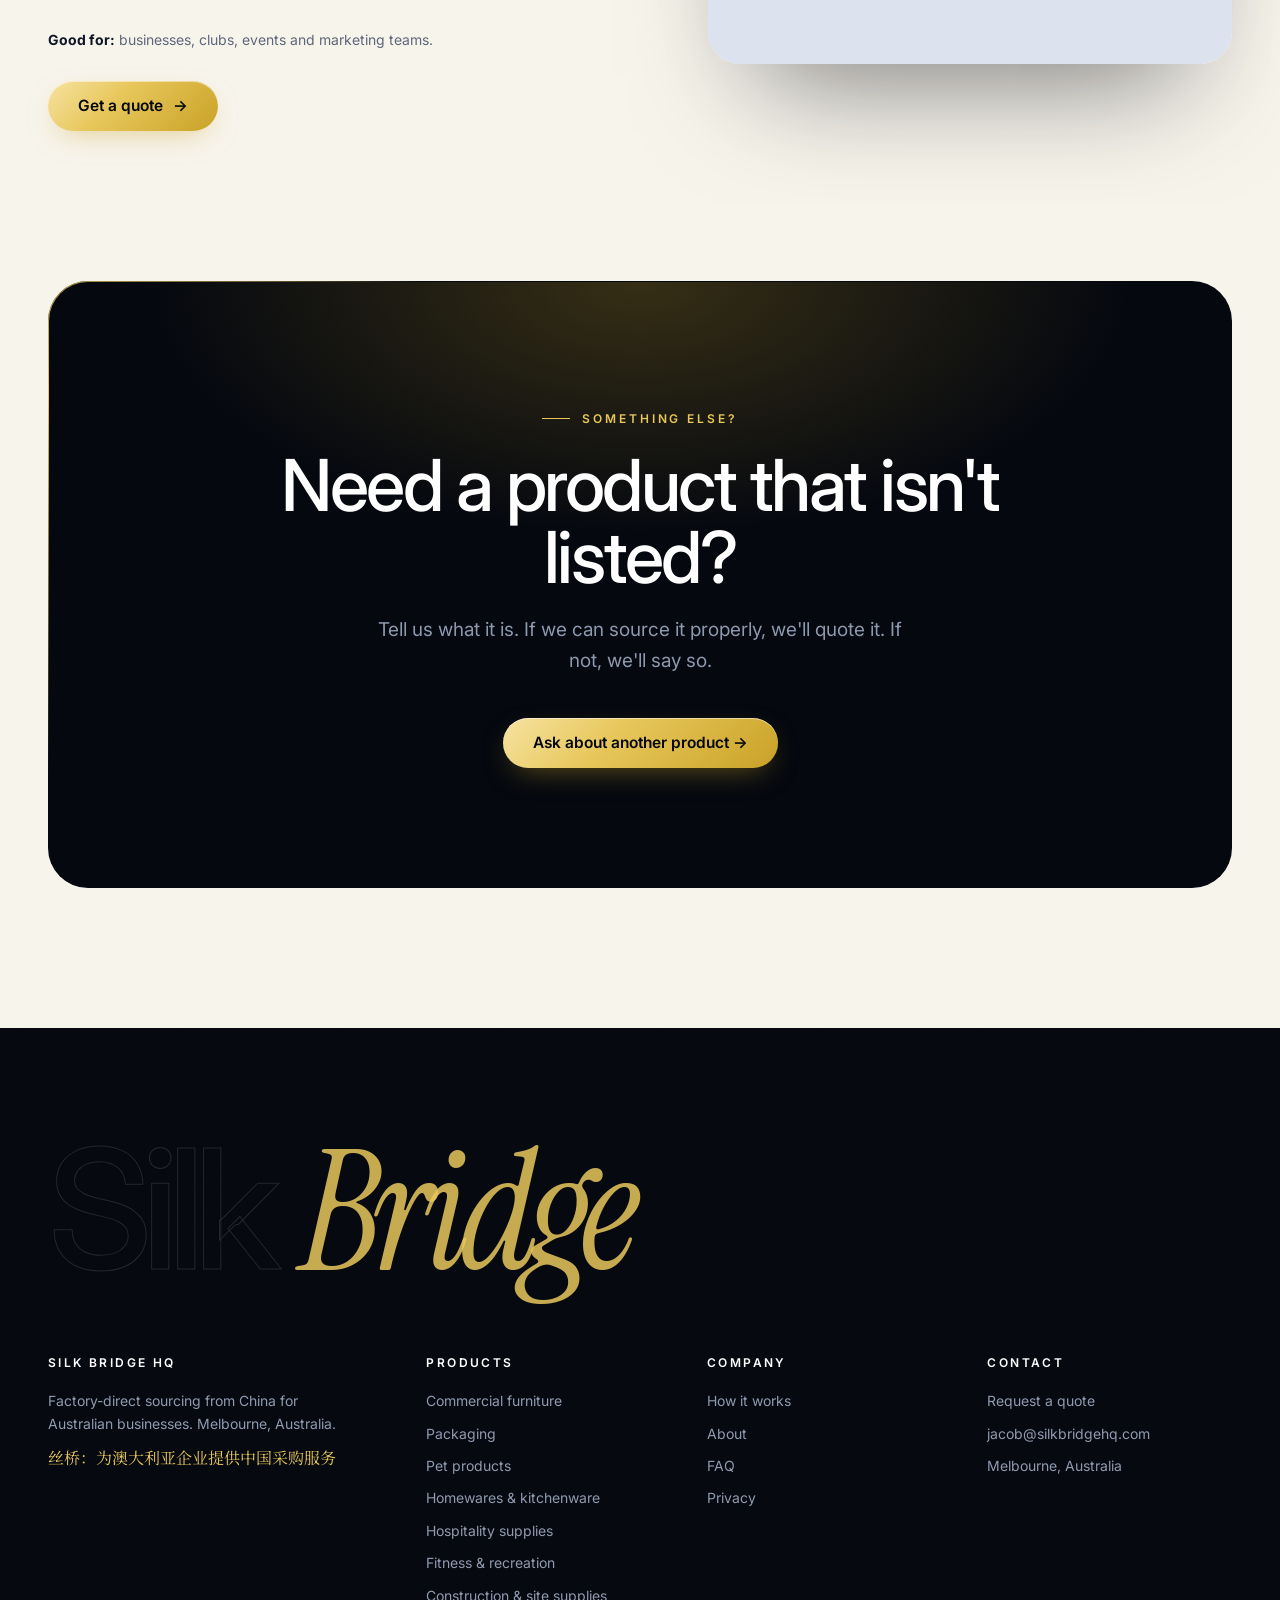
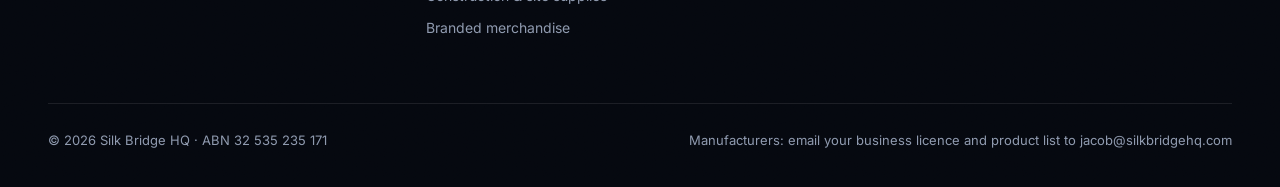
<file: products.html>
<!doctype html>
<html lang="en">
<head>
<meta charset="utf-8">
<meta name="viewport" content="width=device-width, initial-scale=1">
<title>Products | Silk Bridge HQ</title>
<meta name="description" content="Commercial furniture, packaging, pet products, homewares, hospitality supplies, fitness gear, site supplies and branded merchandise sourced factory-direct from checked manufacturers in China for Australian businesses.">
<link rel="icon" href="assets/img/logo-square.png">
<link rel="preconnect" href="https://fonts.googleapis.com">
<link rel="preconnect" href="https://fonts.gstatic.com" crossorigin>
<link href="https://fonts.googleapis.com/css2?family=Inter:wght@400;500;600&family=Instrument+Serif:ital@0;1&family=Noto+Serif+SC:wght@600&display=swap" rel="stylesheet">
<link rel="stylesheet" href="assets/styles.css">
</head>
<body>
<header class="nav">
  <div class="wrap">
    <a class="logo" href="index.html" aria-label="Silk Bridge HQ home">
      <svg viewBox="0 0 44 30" fill="none" aria-hidden="true"><path d="M4 22 Q22 -2 40 22" stroke="#E7C65A" stroke-width="3" stroke-linecap="round"/><g stroke="#E7C65A" stroke-width="1.6"><line x1="13" y1="22" x2="13" y2="12"/><line x1="18" y1="22" x2="18" y2="8.5"/><line x1="22" y1="22" x2="22" y2="7.5"/><line x1="26" y1="22" x2="26" y2="8.5"/><line x1="31" y1="22" x2="31" y2="12"/></g><line x1="1" y1="22.5" x2="43" y2="22.5" stroke="#fff" stroke-width="2.4" stroke-linecap="round"/><path d="M6 27 Q14 24.5 22 27 T38 27" stroke="#8C9AB3" stroke-width="1.6" stroke-linecap="round"/></svg>
      <span class="wm">SILK BRIDGE<small>HQ</small></span><span class="zh">丝桥</span>
    </a>
    <button class="menu-btn" aria-label="Menu" aria-expanded="false"><span></span><span></span><span></span></button>
    <nav>
      <a href="index.html">Home</a>
      <a href="products.html" class="active">Products</a>
      <a href="how-it-works.html">How it works</a>
      <a href="about.html">About</a>
      <a class="btn" href="quote.html">Get a quote <span class="arr">→</span></a>
    </nav>
  </div>
</header>
<main>

<section class="page-hero grain">
  <div class="aurora"></div>
  <div class="wrap">
    <span class="eyebrow">Products</span>
    <h1 data-split>What we <em>source</em> from China.</h1>
    <p>Eight categories, one standard: checked factories, samples first, inspection before shipping. Need something else? Ask anyway. If we're not the right fit, we'll tell you.</p>
  </div>
</section>

<nav class="catnav" aria-label="Product categories"><div class="wrap"><a href="#furniture">Commercial furniture</a><a href="#packaging">Custom packaging</a><a href="#pet">Pet products</a><a href="#homewares">Homewares kitchenware</a><a href="#hospitality">Hospitality supplies</a><a href="#fitness">Fitness recreation</a><a href="#construction">Construction site supplies</a><a href="#merch">Branded merchandise</a></div></nav>
<div class="wrap">
  <div class="prod" id="furniture">
    <div class="prod-pic reveal"><img src="assets/img/furniture.svg" alt="Commercial furniture"></div>
    <div class="reveal">
      <span class="eyebrow">01 · Commercial furniture</span>
      <h2>Furniture for fit-outs, venues and hotels.</h2>
      <p class="lead">Commercial-grade furniture made to your spec, from factories that make it every day.</p>
      <ul class="list"><li>Office chairs &amp; seating</li><li>Desks &amp; workstations</li><li>Meeting &amp; boardroom tables</li><li>Cafe &amp; restaurant chairs</li><li>Bar stools &amp; tables</li><li>Lounges &amp; soft seating</li><li>Hotel guest room furniture</li><li>Outdoor hospitality furniture</li></ul>
      <p class="for"><b>Good for:</b> fit-out builders, hospitality groups, hotels, offices.</p>
      <a class="btn lg" href="quote.html?cat=furniture">Get a quote <span class="arr">→</span></a>
    </div>
  </div>

  <div class="prod flip" id="packaging">
    <div class="prod-pic reveal"><img src="assets/img/packaging.svg" alt="Custom packaging"></div>
    <div class="reveal">
      <span class="eyebrow">02 · Custom packaging</span>
      <h2>Branded packaging at factory prices.</h2>
      <p class="lead">Custom printed packaging for brands that ship a lot. Your logo, your sizes, your colours.</p>
      <ul class="list"><li>Printed mailer boxes</li><li>Poly mailers &amp; satchels</li><li>Shipping cartons</li><li>Rigid gift boxes</li><li>Paper bags</li><li>Tissue, stickers &amp; inserts</li></ul>
      <p class="for"><b>Good for:</b> online brands, fulfilment warehouses, retailers.</p>
      <a class="btn lg" href="quote.html?cat=packaging">Get a quote <span class="arr">→</span></a>
    </div>
  </div>

  <div class="prod" id="pet">
    <div class="prod-pic reveal"><img src="assets/img/pet.svg" alt="Pet products"></div>
    <div class="reveal">
      <span class="eyebrow">03 · Pet products</span>
      <h2>Pet beds, toys and accessories.</h2>
      <p class="lead">Non-food pet products, plain or under your own brand.</p>
      <ul class="list"><li>Dog &amp; cat beds</li><li>Toys &amp; chews</li><li>Leads, collars &amp; harnesses</li><li>Bowls &amp; feeders</li><li>Carriers &amp; crates</li><li>Grooming accessories</li></ul>
      <p class="for"><b>Good for:</b> pet retailers, online pet stores, pet brands.</p>
      <a class="btn lg" href="quote.html?cat=pet">Get a quote <span class="arr">→</span></a>
    </div>
  </div>

  <div class="prod flip" id="homewares">
    <div class="prod-pic reveal"><img src="assets/img/homewares.svg" alt="Homewares &amp; kitchenware"></div>
    <div class="reveal">
      <span class="eyebrow">04 · Homewares &amp; kitchenware</span>
      <h2>Homewares that sell, at factory prices.</h2>
      <p class="lead">Everyday homewares and kitchen products for retailers and online stores, plain or own-brand.</p>
      <ul class="list"><li>Ceramic plates &amp; bowls</li><li>Mugs &amp; drinkware</li><li>Cookware &amp; utensils</li><li>Storage &amp; organisers</li><li>Vases &amp; decor</li><li>Textiles &amp; cushions</li></ul>
      <p class="for"><b>Good for:</b> homeware retailers, online stores, gift shops.</p>
      <a class="btn lg" href="quote.html?cat=homewares">Get a quote <span class="arr">→</span></a>
    </div>
  </div>

  <div class="prod" id="hospitality">
    <div class="prod-pic reveal"><img src="assets/img/hospitality.svg" alt="Hospitality supplies"></div>
    <div class="reveal">
      <span class="eyebrow">05 · Hospitality supplies</span>
      <h2>Everything on the table, sourced direct.</h2>
      <p class="lead">Commercial tableware, glassware and front-of-house supplies built for busy venues.</p>
      <ul class="list"><li>Commercial crockery</li><li>Glassware</li><li>Cutlery</li><li>Serving ware &amp; trays</li><li>Table linen &amp; napkins</li><li>Buffet &amp; display ware</li></ul>
      <p class="for"><b>Good for:</b> cafes, restaurants, pubs, hotels and caterers.</p>
      <a class="btn lg" href="quote.html?cat=hospitality">Get a quote <span class="arr">→</span></a>
    </div>
  </div>

  <div class="prod flip" id="fitness">
    <div class="prod-pic reveal"><img src="assets/img/fitness.svg" alt="Fitness &amp; recreation"></div>
    <div class="reveal">
      <span class="eyebrow">06 · Fitness &amp; recreation</span>
      <h2>Gym and fitness gear, direct from the maker.</h2>
      <p class="lead">Non-electric fitness equipment and accessories for gyms, studios and retailers.</p>
      <ul class="list"><li>Dumbbells &amp; kettlebells</li><li>Weight plates &amp; bars</li><li>Yoga &amp; pilates mats</li><li>Resistance bands</li><li>Benches &amp; racks</li><li>Recovery &amp; accessories</li></ul>
      <p class="for"><b>Good for:</b> gyms, studios, fitness retailers and online brands.</p>
      <a class="btn lg" href="quote.html?cat=fitness">Get a quote <span class="arr">→</span></a>
    </div>
  </div>

  <div class="prod" id="construction">
    <div class="prod-pic reveal"><img src="assets/img/construction.svg" alt="Construction &amp; site supplies"></div>
    <div class="reveal">
      <span class="eyebrow">07 · Construction &amp; site supplies</span>
      <h2>Site supplies for builders and contractors.</h2>
      <p class="lead">Workwear, safety gear, hand tools and consumables for construction, civil and demolition sites.</p>
      <ul class="list"><li>Safety gear (PPE)</li><li>Hi-vis workwear</li><li>Hand tools</li><li>Traffic &amp; site safety</li><li>Fixings &amp; fasteners</li><li>Site consumables</li></ul>
      <p class="for"><b>Good for:</b> builders, demolition and civil contractors, hire companies.</p>
      <a class="btn lg" href="quote.html?cat=construction">Get a quote <span class="arr">→</span></a>
    </div>
  </div>

  <div class="prod flip" id="merch">
    <div class="prod-pic reveal"><img src="assets/img/merch.svg" alt="Branded merchandise"></div>
    <div class="reveal">
      <span class="eyebrow">08 · Branded merchandise</span>
      <h2>Your logo on things people keep.</h2>
      <p class="lead">Uniforms, workwear and promotional products with your branding, made to order.</p>
      <ul class="list"><li>Uniforms &amp; polos</li><li>Printed t-shirts &amp; hoodies</li><li>Caps &amp; hats</li><li>Tote bags</li><li>Branded drinkware</li><li>Event &amp; promo items</li></ul>
      <p class="for"><b>Good for:</b> businesses, clubs, events and marketing teams.</p>
      <a class="btn lg" href="quote.html?cat=merch">Get a quote <span class="arr">→</span></a>
    </div>
  </div>
</div>

<section class="cta" style="padding-top:40px">
  <div class="wrap">
    <div class="cta-card reveal">
      <span class="eyebrow">Something else?</span>
      <h2>Need a product that isn't listed?</h2>
      <p>Tell us what it is. If we can source it properly, we'll quote it. If not, we'll say so.</p>
      <a class="btn gold lg" href="quote.html?cat=other">Ask about another product →</a>
    </div>
  </div>
</section>
</main>
<footer class="grain">
  <div class="wrap">
    <p class="big" aria-hidden="true">Silk <em>Bridge</em></p>
    <div class="cols">
      <div>
        <h4>Silk Bridge HQ</h4>
        <p style="margin:0 0 10px;max-width:300px">Factory-direct sourcing from China for Australian businesses. Melbourne, Australia.</p>
        <p class="zh" style="color:#E7C65A;font-size:16px;margin:0">丝桥：为澳大利亚企业提供中国采购服务</p>
      </div>
      <div><h4>Products</h4><ul>
        <li><a href="products.html#furniture">Commercial furniture</a></li>
        <li><a href="products.html#packaging">Packaging</a></li>
        <li><a href="products.html#pet">Pet products</a></li>
        <li><a href="products.html#homewares">Homewares &amp; kitchenware</a></li>
        <li><a href="products.html#hospitality">Hospitality supplies</a></li>
        <li><a href="products.html#fitness">Fitness &amp; recreation</a></li>
        <li><a href="products.html#construction">Construction &amp; site supplies</a></li>
        <li><a href="products.html#merch">Branded merchandise</a></li>
      </ul></div>
      <div><h4>Company</h4><ul>
        <li><a href="how-it-works.html">How it works</a></li>
        <li><a href="about.html">About</a></li>
        <li><a href="how-it-works.html#faq">FAQ</a></li>
        <li><a href="privacy.html">Privacy</a></li>
      </ul></div>
      <div><h4>Contact</h4><ul>
        <li><a href="quote.html">Request a quote</a></li>
        <li><a href="mailto:jacob@silkbridgehq.com">jacob@silkbridgehq.com</a></li>
        <li>Melbourne, Australia</li>
      </ul></div>
    </div>
    <div class="base">
      <span>© 2026 Silk Bridge HQ · ABN 32 535 235 171</span>
      <span>Manufacturers: email your business licence and product list to jacob@silkbridgehq.com</span>
    </div>
  </div>
</footer>
<script src="assets/site.js"></script>
</body>
</html>
</file>
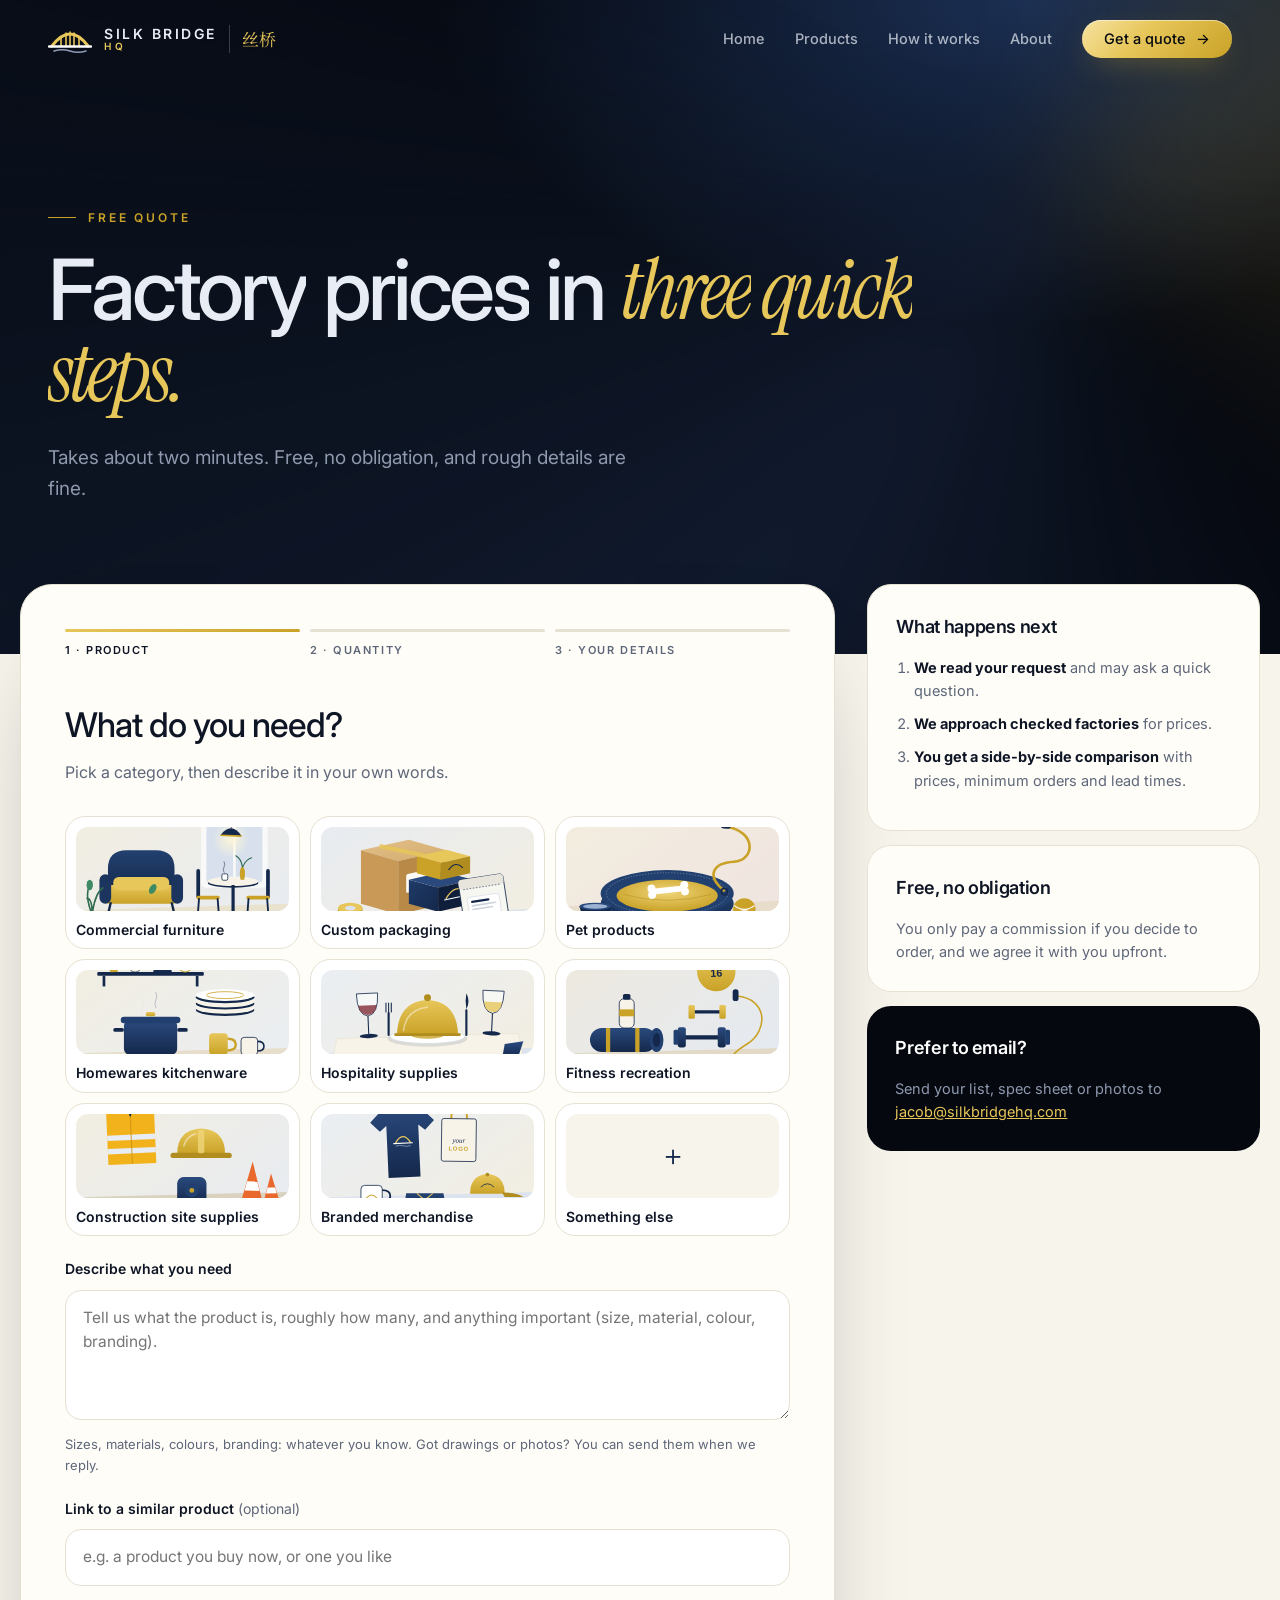
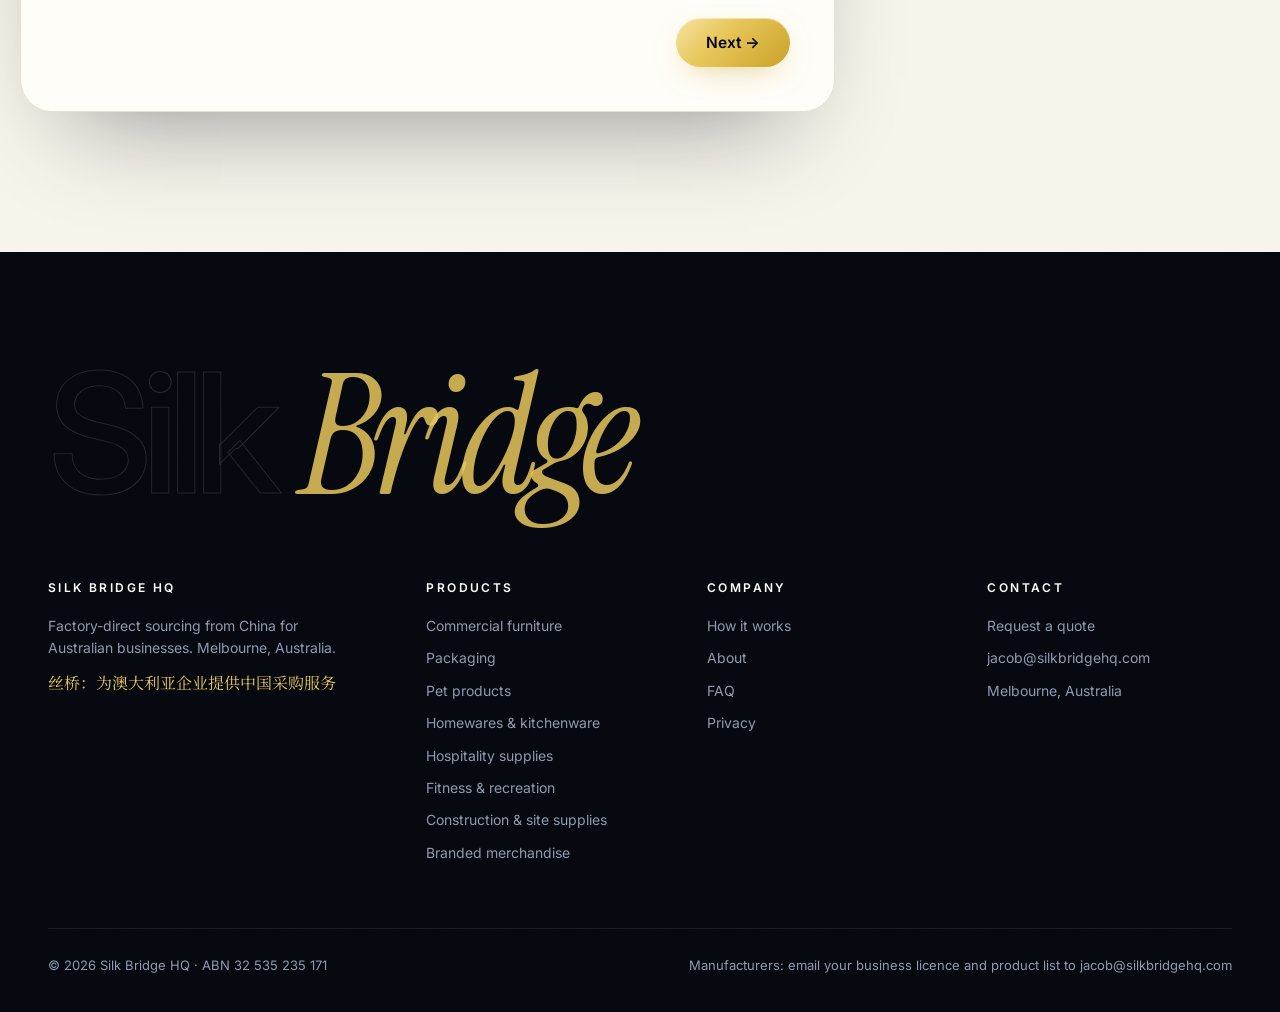
<file: quote.html>
<!doctype html>
<html lang="en">
<head>
<meta charset="utf-8">
<meta name="viewport" content="width=device-width, initial-scale=1">
<title>Get a free quote | Silk Bridge HQ</title>
<meta name="description" content="Request a free price comparison from Silk Bridge HQ. Tell us what you need in two minutes and we'll come back with factory prices from checked manufacturers in China.">
<link rel="icon" href="assets/img/logo-square.png">
<link rel="preconnect" href="https://fonts.googleapis.com">
<link rel="preconnect" href="https://fonts.gstatic.com" crossorigin>
<link href="https://fonts.googleapis.com/css2?family=Inter:wght@400;500;600&family=Instrument+Serif:ital@0;1&family=Noto+Serif+SC:wght@600&display=swap" rel="stylesheet">
<link rel="stylesheet" href="assets/styles.css">
</head>
<body>
<header class="nav">
  <div class="wrap">
    <a class="logo" href="index.html" aria-label="Silk Bridge HQ home">
      <svg viewBox="0 0 44 30" fill="none" aria-hidden="true"><path d="M4 22 Q22 -2 40 22" stroke="#E7C65A" stroke-width="3" stroke-linecap="round"/><g stroke="#E7C65A" stroke-width="1.6"><line x1="13" y1="22" x2="13" y2="12"/><line x1="18" y1="22" x2="18" y2="8.5"/><line x1="22" y1="22" x2="22" y2="7.5"/><line x1="26" y1="22" x2="26" y2="8.5"/><line x1="31" y1="22" x2="31" y2="12"/></g><line x1="1" y1="22.5" x2="43" y2="22.5" stroke="#fff" stroke-width="2.4" stroke-linecap="round"/><path d="M6 27 Q14 24.5 22 27 T38 27" stroke="#8C9AB3" stroke-width="1.6" stroke-linecap="round"/></svg>
      <span class="wm">SILK BRIDGE<small>HQ</small></span><span class="zh">丝桥</span>
    </a>
    <button class="menu-btn" aria-label="Menu" aria-expanded="false"><span></span><span></span><span></span></button>
    <nav>
      <a href="index.html">Home</a>
      <a href="products.html">Products</a>
      <a href="how-it-works.html">How it works</a>
      <a href="about.html">About</a>
      <a class="btn" href="quote.html">Get a quote <span class="arr">→</span></a>
    </nav>
  </div>
</header>
<main>

<section class="page-hero grain" style="padding-bottom:150px">
  <div class="aurora"></div>
  <div class="wrap">
    <span class="eyebrow">Free quote</span>
    <h1 data-split>Factory prices in <em>three quick steps.</em></h1>
    <p>Takes about two minutes. Free, no obligation, and rough details are fine.</p>
  </div>
</section>

<div class="wrap quote-wrap">
  <div class="qcard">
    <div class="progress" aria-hidden="true">
      <div class="on"><div class="bar"><i></i></div><small>1 · Product</small></div>
      <div><div class="bar"><i></i></div><small>2 · Quantity</small></div>
      <div><div class="bar"><i></i></div><small>3 · Your details</small></div>
    </div>

    <form id="quote-form" novalidate>
      <!-- Step 1 -->
      <div class="qstep show">
        <h3>What do you need?</h3>
        <p>Pick a category, then describe it in your own words.</p>
        <div class="field">
          <div class="choice-grid nine" role="radiogroup" aria-label="Category">
            <label class="choice"><input type="radio" name="category" value="furniture"><img src="assets/img/furniture.svg" alt=""><div><b>Commercial furniture</b></div></label>
            <label class="choice"><input type="radio" name="category" value="packaging"><img src="assets/img/packaging.svg" alt=""><div><b>Custom packaging</b></div></label>
            <label class="choice"><input type="radio" name="category" value="pet"><img src="assets/img/pet.svg" alt=""><div><b>Pet products</b></div></label>
            <label class="choice"><input type="radio" name="category" value="homewares"><img src="assets/img/homewares.svg" alt=""><div><b>Homewares kitchenware</b></div></label>
            <label class="choice"><input type="radio" name="category" value="hospitality"><img src="assets/img/hospitality.svg" alt=""><div><b>Hospitality supplies</b></div></label>
            <label class="choice"><input type="radio" name="category" value="fitness"><img src="assets/img/fitness.svg" alt=""><div><b>Fitness recreation</b></div></label>
            <label class="choice"><input type="radio" name="category" value="construction"><img src="assets/img/construction.svg" alt=""><div><b>Construction site supplies</b></div></label>
            <label class="choice"><input type="radio" name="category" value="merch"><img src="assets/img/merch.svg" alt=""><div><b>Branded merchandise</b></div></label>
            <label class="choice"><input type="radio" name="category" value="other"><div class="ico">＋</div><div><b>Something else</b></div></label>
          </div>
        </div>
        <div class="field">
          <label for="what">Describe what you need</label>
          <textarea id="what" name="what" required></textarea>
          <div class="hint">Sizes, materials, colours, branding: whatever you know. Got drawings or photos? You can send them when we reply.</div>
        </div>
        <div class="field">
          <label for="link">Link to a similar product <span class="opt">(optional)</span></label>
          <input type="text" id="link" name="link" placeholder="e.g. a product you buy now, or one you like">
        </div>
        <p class="err" role="alert"></p>
        <div class="qnav"><span></span><button type="button" class="btn gold lg" data-next>Next →</button></div>
      </div>

      <!-- Step 2 -->
      <div class="qstep">
        <h3>How many, and when?</h3>
        <p>Best guesses are fine. Skip anything you're not sure about.</p>
        <div class="field">
          <span class="lbl">Roughly how many?</span>
          <div class="chips">
            <label class="chip"><input type="radio" name="quantity" value="Under 100"><span>Under 100</span></label>
            <label class="chip"><input type="radio" name="quantity" value="100–500"><span>100–500</span></label>
            <label class="chip"><input type="radio" name="quantity" value="500–2,000"><span>500–2,000</span></label>
            <label class="chip"><input type="radio" name="quantity" value="2,000–10,000"><span>2,000–10,000</span></label>
            <label class="chip"><input type="radio" name="quantity" value="10,000+"><span>10,000+</span></label>
            <label class="chip"><input type="radio" name="quantity" value="Not sure"><span>Not sure</span></label>
          </div>
        </div>
        <div class="field">
          <label for="qty_exact">Exact quantities <span class="opt">(optional)</span></label>
          <input type="text" id="qty_exact" name="qty_exact" placeholder="e.g. 40 chairs, 10 tables">
        </div>
        <div class="field">
          <span class="lbl">When do you need it?</span>
          <div class="chips">
            <label class="chip"><input type="radio" name="timing" value="As soon as possible"><span>ASAP</span></label>
            <label class="chip"><input type="radio" name="timing" value="1–3 months"><span>1–3 months</span></label>
            <label class="chip"><input type="radio" name="timing" value="3–6 months"><span>3–6 months</span></label>
            <label class="chip"><input type="radio" name="timing" value="Ongoing / regular orders"><span>Ongoing</span></label>
            <label class="chip"><input type="radio" name="timing" value="Just comparing prices"><span>Just comparing</span></label>
          </div>
        </div>
        <div class="row2">
          <div class="field">
            <label for="state">Deliver to</label>
            <select id="state" name="state">
              <option value="">Choose a state</option>
              <option>VIC</option><option>NSW</option><option>QLD</option><option>WA</option><option>SA</option><option>TAS</option><option>ACT</option><option>NT</option><option>Outside Australia</option>
            </select>
          </div>
          <div class="field">
            <label for="current_price">What do you pay now? <span class="opt">(optional)</span></label>
            <input type="text" id="current_price" name="current_price" placeholder="e.g. $85 per chair">
          </div>
        </div>
        <p class="err" role="alert"></p>
        <div class="qnav"><button type="button" class="back" data-back>← Back</button><button type="button" class="btn gold lg" data-next>Next →</button></div>
      </div>

      <!-- Step 3 -->
      <div class="qstep">
        <h3>Where should we send your quote?</h3>
        <p>We'll only use these details to reply about your quote.</p>
        <div class="row2">
          <div class="field"><label for="name">Your name</label><input type="text" id="name" name="name" autocomplete="name" required></div>
          <div class="field"><label for="company">Company <span class="opt">(optional)</span></label><input type="text" id="company" name="company" autocomplete="organization"></div>
        </div>
        <div class="row2">
          <div class="field"><label for="email">Email</label><input type="email" id="email" name="email" autocomplete="email" required></div>
          <div class="field"><label for="phone">Phone <span class="opt">(optional)</span></label><input type="tel" id="phone" name="phone" autocomplete="tel"></div>
        </div>
        <div class="field">
          <span class="lbl">Best way to reach you</span>
          <div class="chips">
            <label class="chip"><input type="radio" name="contact_pref" value="Email" checked><span>Email</span></label>
            <label class="chip"><input type="radio" name="contact_pref" value="Phone call"><span>Phone call</span></label>
            <label class="chip"><input type="radio" name="contact_pref" value="Either"><span>Either</span></label>
          </div>
        </div>
        <div class="field">
          <span class="lbl">Your request</span>
          <dl class="summary" id="summary"></dl>
        </div>
        <label class="hp" aria-hidden="true">Leave this empty <input type="checkbox" name="botcheck" tabindex="-1"></label>
        <p class="err" role="alert"></p>
        <div class="qnav"><button type="button" class="back" data-back>← Back</button><button type="submit" class="btn gold lg">Send my request</button></div>
        <p class="muted" style="font-size:13px;margin:16px 0 0">By sending, you agree we can contact you about this request. See our <a href="privacy.html">privacy notice</a>.</p>
      </div>
    </form>

    <div class="done" id="done" style="display:none">
      <div class="big-tick"><svg viewBox="0 0 24 24"><path d="M5 12l5 5 9-10"/></svg></div>
      <h3 style="font-size:26px;margin-bottom:8px">Thanks, we've got it.</h3>
      <p class="muted" style="max-width:440px;margin:0 auto 10px">Your reference is <b id="done-ref"></b>. We'll be in touch within 1–2 business days with next steps.</p>
      <p class="muted" id="done-mail" style="display:none;max-width:440px;margin:10px auto 0;font-size:14px">Your email app should have opened with your request filled in. <b>Press send</b> to get it to us. Nothing opened? Email <a href="mailto:jacob@silkbridgehq.com">jacob@silkbridgehq.com</a>.</p>
      <p style="margin-top:24px"><a class="btn ghost" href="index.html">Back to home</a></p>
    </div>
  </div>

  <aside class="side">
    <div class="box">
      <h4>What happens next</h4>
      <ol>
        <li><b>We read your request</b> and may ask a quick question.</li>
        <li><b>We approach checked factories</b> for prices.</li>
        <li><b>You get a side-by-side comparison</b> with prices, minimum orders and lead times.</li>
      </ol>
    </div>
    <div class="box">
      <h4>Free, no obligation</h4>
      <p>You only pay a commission if you decide to order, and we agree it with you upfront.</p>
    </div>
    <div class="box dark">
      <h4>Prefer to email?</h4>
      <p>Send your list, spec sheet or photos to <a href="mailto:jacob@silkbridgehq.com">jacob@silkbridgehq.com</a></p>
    </div>
  </aside>
</div>
</main>
<footer class="grain">
  <div class="wrap">
    <p class="big" aria-hidden="true">Silk <em>Bridge</em></p>
    <div class="cols">
      <div>
        <h4>Silk Bridge HQ</h4>
        <p style="margin:0 0 10px;max-width:300px">Factory-direct sourcing from China for Australian businesses. Melbourne, Australia.</p>
        <p class="zh" style="color:#E7C65A;font-size:16px;margin:0">丝桥：为澳大利亚企业提供中国采购服务</p>
      </div>
      <div><h4>Products</h4><ul>
        <li><a href="products.html#furniture">Commercial furniture</a></li>
        <li><a href="products.html#packaging">Packaging</a></li>
        <li><a href="products.html#pet">Pet products</a></li>
        <li><a href="products.html#homewares">Homewares &amp; kitchenware</a></li>
        <li><a href="products.html#hospitality">Hospitality supplies</a></li>
        <li><a href="products.html#fitness">Fitness &amp; recreation</a></li>
        <li><a href="products.html#construction">Construction &amp; site supplies</a></li>
        <li><a href="products.html#merch">Branded merchandise</a></li>
      </ul></div>
      <div><h4>Company</h4><ul>
        <li><a href="how-it-works.html">How it works</a></li>
        <li><a href="about.html">About</a></li>
        <li><a href="how-it-works.html#faq">FAQ</a></li>
        <li><a href="privacy.html">Privacy</a></li>
      </ul></div>
      <div><h4>Contact</h4><ul>
        <li><a href="quote.html">Request a quote</a></li>
        <li><a href="mailto:jacob@silkbridgehq.com">jacob@silkbridgehq.com</a></li>
        <li>Melbourne, Australia</li>
      </ul></div>
    </div>
    <div class="base">
      <span>© 2026 Silk Bridge HQ · ABN 32 535 235 171</span>
      <span>Manufacturers: email your business licence and product list to jacob@silkbridgehq.com</span>
    </div>
  </div>
</footer>
<script src="assets/site.js"></script>
</body>
</html>
</file>
<file: assets/styles.css>
/* Silk Bridge HQ — v4 "premium dark" styles */
:root{
  --ink-0:#05080F;          /* deepest background */
  --ink-1:#0A1120;          /* dark section */
  --ink-2:#111B30;          /* dark card */
  --navy:#14284B;
  --gold:#C9A227; --gold-2:#E7C65A; --gold-3:#F6E3A1;
  --ivory:#F7F4EC; --paper:#FFFDF8;
  --text:#0E1525; --muted:#5E6779;
  --d-text:#E8ECF4; --d-muted:#8E99AE; --d-line:rgba(255,255,255,.09);
  --line:#E6E1D3;
  --serif:"Instrument Serif", "Times New Roman", serif;
  --sans:Inter, system-ui, -apple-system, sans-serif;
  --ease:cubic-bezier(.2,.7,.1,1);
}
*{box-sizing:border-box}
html{scroll-behavior:smooth}
body{margin:0;font-family:var(--sans);color:var(--text);background:var(--ivory);line-height:1.6;font-size:16px;-webkit-font-smoothing:antialiased;overflow-x:hidden}
h1,h2,h3,h4{margin:0;font-weight:500;letter-spacing:-.02em}
a{color:inherit}
img,video,canvas{max-width:100%;display:block}
.zh{font-family:"Noto Serif SC",serif}
.wrap{max-width:1240px;margin:0 auto;padding:0 28px}
.serif{font-family:var(--serif);font-weight:400;letter-spacing:-.01em}
em.gold,.gold-i{font-family:var(--serif);font-style:italic;font-weight:400;color:var(--gold-2)}
.muted{color:var(--muted)}

/* film grain over everything dark */
.grain::after{content:"";position:absolute;inset:0;pointer-events:none;opacity:.06;mix-blend-mode:overlay;
  background-image:url("data:image/svg+xml,%3Csvg xmlns='http://www.w3.org/2000/svg' width='160' height='160'%3E%3Cfilter id='n'%3E%3CfeTurbulence type='fractalNoise' baseFrequency='.9' numOctaves='3' stitchTiles='stitch'/%3E%3C/filter%3E%3Crect width='100%25' height='100%25' filter='url(%23n)'/%3E%3C/svg%3E")}

/* ---------- Nav ---------- */
.nav{position:fixed;top:0;left:0;right:0;z-index:60;transition:background .4s var(--ease), border-color .4s, backdrop-filter .4s;border-bottom:1px solid transparent;color:var(--d-text)}
.nav.scrolled{background:rgba(5,8,15,.72);backdrop-filter:saturate(160%) blur(18px);-webkit-backdrop-filter:saturate(160%) blur(18px);border-color:var(--d-line)}
.nav .wrap{display:flex;align-items:center;justify-content:space-between;height:78px}
.logo{display:flex;align-items:center;gap:12px;text-decoration:none}
.logo svg{width:44px;height:30px}
.logo .wm{font-weight:600;letter-spacing:.18em;font-size:14px;line-height:1.1}
.logo .wm small{display:block;font-size:10px;letter-spacing:.42em;color:var(--gold-2);font-weight:600}
.logo .zh{font-size:17px;color:var(--gold-2);border-left:1px solid rgba(255,255,255,.2);padding-left:12px}
.nav nav{display:flex;align-items:center;gap:30px}
.nav nav a{text-decoration:none;font-size:14.5px;font-weight:500;color:rgba(232,236,244,.72);transition:color .25s;position:relative}
.nav nav a:not(.btn)::after{content:"";position:absolute;left:0;right:0;bottom:-6px;height:1px;background:var(--gold-2);transform:scaleX(0);transform-origin:right;transition:transform .4s var(--ease)}
.nav nav a:hover,.nav nav a.active{color:#fff}
.nav nav a:hover::after,.nav nav a.active::after{transform:scaleX(1);transform-origin:left}
.menu-btn{display:none;background:none;border:1px solid var(--d-line);border-radius:12px;width:44px;height:44px;cursor:pointer}
.menu-btn span{display:block;width:18px;height:1.5px;background:#fff;margin:4px auto}

/* ---------- Buttons ---------- */
.btn{position:relative;display:inline-flex;align-items:center;justify-content:center;gap:10px;padding:12px 22px;border-radius:999px;font:600 14.5px/1 var(--sans);text-decoration:none;border:0;cursor:pointer;color:var(--ink-0)!important;
  background:linear-gradient(135deg,var(--gold-3),var(--gold-2) 40%,var(--gold));box-shadow:0 10px 30px -12px rgba(201,162,39,.6), inset 0 1px 0 rgba(255,255,255,.5);transition:transform .35s var(--ease), box-shadow .35s;overflow:hidden;isolation:isolate}
.btn::before{content:"";position:absolute;inset:0;background:linear-gradient(110deg,transparent 30%,rgba(255,255,255,.55) 50%,transparent 70%);transform:translateX(-120%);transition:transform .8s var(--ease);z-index:-1}
.btn:hover::before{transform:translateX(120%)}
.btn:hover{box-shadow:0 18px 40px -14px rgba(201,162,39,.75), inset 0 1px 0 rgba(255,255,255,.5)}
.btn .arr{transition:transform .35s var(--ease)}
.btn:hover .arr{transform:translateX(4px)}
.btn.lg{padding:17px 30px;font-size:15.5px}
.btn.line{background:transparent;color:var(--d-text)!important;box-shadow:inset 0 0 0 1px rgba(255,255,255,.22)}
.btn.line:hover{box-shadow:inset 0 0 0 1px rgba(255,255,255,.5)}
.light .btn.line,.btn.line.dark{color:var(--text)!important;box-shadow:inset 0 0 0 1px rgba(14,21,37,.2)}
.btn.ghost{background:transparent;color:var(--text)!important;box-shadow:inset 0 0 0 1px var(--line)}
.btn[disabled]{opacity:.5;cursor:not-allowed}
.gold{} /* legacy hook */

/* ---------- Typography blocks ---------- */
section{position:relative;padding:140px 0}
.eyebrow{display:inline-flex;align-items:center;gap:12px;font-size:12px;font-weight:600;letter-spacing:.24em;text-transform:uppercase;color:var(--gold);margin-bottom:22px}
.eyebrow::before{content:"";width:28px;height:1px;background:currentColor}
h2{font-size:clamp(38px,5vw,72px);line-height:1;letter-spacing:-.035em;max-width:900px}
h2 em{font-family:var(--serif);font-style:italic;font-weight:400;color:var(--gold)}
.dark h2 em,.cta-card h2 em{color:var(--gold-2)}
.lead{font-size:19px;color:var(--muted);max-width:620px;margin:26px 0 0;line-height:1.6}
.head{margin-bottom:72px}
.dark{background:var(--ink-1);color:var(--d-text)}
.dark .lead,.dark p{color:var(--d-muted)}
.band{background:var(--paper)}
.grad{font-family:var(--serif);font-style:italic;font-weight:400;color:var(--gold-2)}

/* ---------- Reveal & split-words ---------- */
.reveal{opacity:0;transform:translateY(40px);transition:opacity 1.1s var(--ease), transform 1.1s var(--ease)}
.reveal.in{opacity:1;transform:none}
.split .w{display:inline-block;overflow:hidden;vertical-align:top;padding-bottom:.08em;margin-bottom:-.08em}
.split .w > span{display:inline-block;transform:translateY(105%);transition:transform 1.1s var(--ease)}
.split.in .w > span{transform:none}

/* ---------- HERO (home) ---------- */
.hero{position:relative;min-height:100vh;min-height:100svh;background:radial-gradient(1200px 700px at 75% 40%,#13233F 0%,var(--ink-0) 60%);color:var(--d-text);overflow:hidden;display:flex;align-items:center;padding:120px 0 90px}
.hero canvas#globe{position:absolute;right:-12vw;top:50%;transform:translateY(-50%);width:min(980px,78vw);height:min(980px,78vw);opacity:0;transition:opacity 2s ease .3s}
.hero canvas#globe.ready{opacity:1}
.hero .glow{position:absolute;right:8vw;top:20%;width:520px;height:520px;border-radius:50%;background:radial-gradient(closest-side,rgba(201,162,39,.22),transparent);filter:blur(30px);pointer-events:none}
.hero .wrap{position:relative;z-index:2;width:100%}
.hero .kicker{display:inline-flex;align-items:center;gap:10px;padding:7px 16px 7px 8px;border-radius:999px;background:rgba(255,255,255,.05);border:1px solid var(--d-line);font-size:13px;color:var(--d-muted);backdrop-filter:blur(8px)}
.hero .kicker b{display:inline-flex;align-items:center;gap:6px;background:rgba(201,162,39,.14);color:var(--gold-2);padding:4px 10px;border-radius:999px;font-size:11px;letter-spacing:.12em}
.hero .kicker b::before{content:"";width:6px;height:6px;border-radius:50%;background:var(--gold-2);box-shadow:0 0 0 0 rgba(231,198,90,.7);animation:ping 2s infinite}
@keyframes ping{70%{box-shadow:0 0 0 8px rgba(231,198,90,0)}100%{box-shadow:0 0 0 0 rgba(231,198,90,0)}}
.hero h1{font-size:clamp(48px,7.4vw,112px);line-height:.95;letter-spacing:-.045em;font-weight:500;margin:30px 0 30px;max-width:900px}
.hero h1 em{font-family:var(--serif);font-style:italic;font-weight:400;letter-spacing:-.02em;background:linear-gradient(100deg,var(--gold-3),var(--gold-2) 40%,var(--gold));-webkit-background-clip:text;background-clip:text;color:transparent}
.hero p.sub{font-size:19px;color:var(--d-muted);max-width:520px;margin:0 0 42px}
.ctas{display:flex;gap:14px;flex-wrap:wrap;align-items:center}
.hero .meta{position:absolute;left:0;right:0;bottom:34px;z-index:2}
.hero .meta .wrap{display:flex;justify-content:space-between;align-items:flex-end;font-size:12px;letter-spacing:.18em;text-transform:uppercase;color:var(--d-muted)}
.scroll-cue{display:flex;align-items:center;gap:12px}
.scroll-cue i{width:1px;height:44px;background:linear-gradient(var(--gold-2),transparent);position:relative;overflow:hidden}
.scroll-cue i::after{content:"";position:absolute;left:0;top:-40%;width:1px;height:40%;background:#fff;animation:drip 2.2s var(--ease) infinite}
@keyframes drip{to{top:110%}}
.route-legend{display:flex;gap:22px}
.route-legend span::before{content:"";display:inline-block;width:7px;height:7px;border-radius:50%;background:var(--gold-2);margin-right:8px;box-shadow:0 0 12px var(--gold-2)}

/* ---------- Marquee ---------- */
.marquee{background:var(--ink-0);color:var(--d-text);border-top:1px solid var(--d-line);border-bottom:1px solid var(--d-line);overflow:hidden;padding:26px 0}
.marquee .track{display:flex;width:max-content;animation:marq 38s linear infinite}
.marquee:hover .track{animation-play-state:paused}
.marquee span{font-family:var(--serif);font-style:italic;font-size:clamp(26px,3vw,40px);white-space:nowrap;padding:0 34px;color:rgba(232,236,244,.85)}
.marquee span.dot{font-style:normal;color:var(--gold-2);padding:0;font-size:22px;align-self:center}
@keyframes marq{to{transform:translateX(-50%)}}

/* ---------- Intro statement ---------- */
.statement{background:var(--ivory)}
.statement p.big{font-size:clamp(28px,3.4vw,50px);line-height:1.18;letter-spacing:-.025em;max-width:1080px;margin:0}
.statement p.big em{font-family:var(--serif);font-style:italic;color:var(--gold)}
.fill [data-fill] span{color:rgba(14,21,37,.18);transition:color .4s}
.fill [data-fill] span.on{color:var(--text)}

/* ---------- Category showcase ---------- */
.showcase{background:var(--ink-1);color:var(--d-text);overflow:hidden}
.cats{display:grid;grid-template-columns:repeat(3,1fr);gap:22px;perspective:1400px}
.cat{--mx:50%;--my:50%;position:relative;border-radius:28px;overflow:hidden;text-decoration:none;background:var(--ink-2);border:1px solid var(--d-line);transform-style:preserve-3d;transition:transform .6s var(--ease), border-color .4s;will-change:transform;display:flex;flex-direction:column;color:var(--d-text)}
.cat::before{content:"";position:absolute;inset:0;border-radius:inherit;background:radial-gradient(500px circle at var(--mx) var(--my),rgba(231,198,90,.16),transparent 40%);opacity:0;transition:opacity .4s;pointer-events:none;z-index:2}
.cat:hover::before{opacity:1}
.cat:hover{border-color:rgba(231,198,90,.35)}
.cat .pic{aspect-ratio:4/3.4;overflow:hidden;position:relative}
.cat .pic img{width:100%;height:100%;object-fit:cover;transform:scale(1.02);transition:transform 1.2s var(--ease)}
.cat:hover .pic img{transform:scale(1.08)}
.cat .pic::after{content:"";position:absolute;inset:auto 0 0 0;height:45%;background:linear-gradient(transparent,var(--ink-2))}
.cat .body{position:relative;padding:8px 30px 32px;display:flex;flex-direction:column;flex:1}
.cat .num{font-size:12px;letter-spacing:.2em;color:var(--gold-2);margin-bottom:10px}
.cat h3{font-size:30px;letter-spacing:-.03em;margin-bottom:10px}
.cat h3 em{font-family:var(--serif);font-weight:400}
.cat p{margin:0 0 22px;color:var(--d-muted);font-size:15px}
.cat .more{margin-top:auto;display:inline-flex;align-items:center;gap:10px;font-weight:600;font-size:14px;color:#fff}
.cat .more i{display:grid;place-items:center;width:34px;height:34px;border-radius:50%;border:1px solid var(--d-line);font-style:normal;transition:background .3s, color .3s, transform .4s var(--ease)}
.cat:hover .more i{background:var(--gold-2);color:var(--ink-0);transform:rotate(-45deg)}
.tags{display:flex;flex-wrap:wrap;gap:8px;margin:0 0 20px}
.tags span{font-size:12.5px;font-weight:500;padding:6px 12px;border-radius:999px;background:rgba(14,21,37,.04);border:1px solid var(--line)}

/* ---------- Sticky process ---------- */
.process{background:var(--ivory)}
.process .grid{display:grid;grid-template-columns:.9fr 1.1fr;gap:80px;align-items:start}
.process .sticky{position:sticky;top:140px}
.process .bar{margin-top:46px;height:2px;background:var(--line);position:relative;max-width:360px}
.process .bar i{position:absolute;left:0;top:0;bottom:0;width:0;background:linear-gradient(90deg,var(--gold-2),var(--gold));transition:width .2s linear}
.pstep{display:grid;grid-template-columns:84px 1fr;gap:20px;padding:46px 0;border-top:1px solid var(--line);opacity:.28;transition:opacity .6s var(--ease)}
.pstep:last-child{border-bottom:1px solid var(--line)}
.pstep.on{opacity:1}
.pstep .n{font-family:var(--serif);font-size:56px;line-height:1;color:var(--gold);font-style:italic}
.pstep h3{font-size:30px;letter-spacing:-.03em;margin-bottom:10px}
.pstep p{margin:0;color:var(--muted);font-size:17px;max-width:460px}

/* ---------- Steps (inner pages) ---------- */
.steps{display:grid;grid-template-columns:repeat(4,1fr);gap:1px;background:var(--line);border:1px solid var(--line);border-radius:28px;overflow:hidden;counter-reset:s}
.step{background:var(--paper);padding:40px 30px 44px;transition:background .5s}
.step:hover{background:#fff}
.step::before{counter-increment:s;content:"0" counter(s);display:block;font-family:var(--serif);font-style:italic;font-size:48px;line-height:1;color:var(--gold);margin-bottom:46px}
.step h3{font-size:22px;margin-bottom:10px;letter-spacing:-.02em}
.step p{margin:0;color:var(--muted);font-size:15px}

/* ---------- Checks ---------- */
.checks-wrap{display:grid;grid-template-columns:.85fr 1.15fr;gap:80px;align-items:start}
.checks{display:grid;grid-template-columns:1fr 1fr;gap:1px;background:var(--d-line);border:1px solid var(--d-line);border-radius:24px;overflow:hidden}
.check{display:flex;gap:16px;align-items:flex-start;background:var(--ink-1);padding:26px;transition:background .4s}
.check:hover{background:var(--ink-2)}
.tick{flex:none;width:30px;height:30px;border-radius:50%;border:1px solid rgba(231,198,90,.5);display:grid;place-items:center}
.tick svg{width:13px;height:13px;stroke:var(--gold-2);stroke-width:3;fill:none}
.check b{display:block;font-weight:600;font-size:15.5px;color:#fff;margin-bottom:2px}
.check span{font-size:14px;color:var(--d-muted)}
:not(.dark) > .wrap > .checks{}

/* ---------- Product rows ---------- */
.prod{display:grid;grid-template-columns:1.05fr .95fr;gap:80px;align-items:center;padding:110px 0;border-bottom:1px solid var(--line)}
.prod:last-child{border-bottom:0}
.prod.flip .prod-pic{order:2}
.prod-pic{position:relative;border-radius:32px;overflow:hidden;box-shadow:0 60px 120px -50px rgba(5,8,15,.55);transform:perspective(1200px)}
.prod-pic img{width:100%;transition:transform 1.4s var(--ease)}
.prod-pic:hover img{transform:scale(1.05)}
.prod h2{font-size:clamp(34px,3.6vw,54px);margin-bottom:6px}
.prod .lead{margin:18px 0 28px}
.list{list-style:none;padding:0;margin:0 0 30px;display:grid;grid-template-columns:1fr 1fr;gap:0 28px}
.list li{padding:12px 0;border-bottom:1px solid var(--line);font-size:15px;display:flex;align-items:center;gap:10px}
.list li::before{content:"";width:6px;height:6px;border-radius:50%;background:var(--gold);flex:none}
.for{font-size:14px;color:var(--muted);margin:0 0 30px}
.for b{color:var(--text)}

/* ---------- FAQ ---------- */
.faq{max-width:900px}
.faq details{border-top:1px solid var(--line)}
.faq details:last-child{border-bottom:1px solid var(--line)}
.faq summary{cursor:pointer;list-style:none;padding:28px 50px 28px 0;font-size:21px;letter-spacing:-.02em;position:relative;font-weight:500}
.faq summary::-webkit-details-marker{display:none}
.faq summary::after{content:"";position:absolute;right:6px;top:50%;width:14px;height:14px;margin-top:-7px;background:linear-gradient(var(--gold),var(--gold)) center/14px 1.5px no-repeat,linear-gradient(var(--gold),var(--gold)) center/1.5px 14px no-repeat;transition:transform .4s var(--ease)}
.faq details[open] summary::after{transform:rotate(135deg)}
.faq details p{margin:0 0 28px;color:var(--muted);font-size:16.5px;max-width:760px}

/* ---------- Split + stats ---------- */
.split-2{display:grid;grid-template-columns:1fr 1fr;gap:80px;align-items:start}
.prose p{color:#2A3346;font-size:19px;line-height:1.7;margin:0 0 22px}
.prose p:first-child{font-size:26px;line-height:1.35;letter-spacing:-.02em;color:var(--text)}
.stat-cards{display:grid;grid-template-columns:1fr 1fr;gap:1px;background:var(--line);border:1px solid var(--line);border-radius:24px;overflow:hidden}
.stat{background:var(--paper);padding:32px 28px}
.stat b{display:block;font-family:var(--serif);font-style:italic;font-weight:400;font-size:40px;line-height:1.05;color:var(--navy);margin-bottom:8px}
.stat span{color:var(--muted);font-size:14.5px}

/* ---------- Inner page hero ---------- */
.page-hero{position:relative;padding:200px 0 120px;background:radial-gradient(900px 500px at 80% 0%,#1A2E52 0%,var(--ink-0) 65%);color:var(--d-text);overflow:hidden}
.page-hero .aurora{position:absolute;inset:-30%;background:conic-gradient(from 0deg at 70% 40%,transparent 0deg,rgba(201,162,39,.18) 60deg,transparent 140deg,rgba(60,100,170,.2) 220deg,transparent 300deg);filter:blur(60px);animation:spin 26s linear infinite;pointer-events:none}
@keyframes spin{to{transform:rotate(360deg)}}
.page-hero .wrap{position:relative;z-index:2}
.page-hero h1{font-size:clamp(46px,6.6vw,100px);line-height:.96;letter-spacing:-.045em;margin:0 0 28px;max-width:1000px}
.page-hero h1 em{font-family:var(--serif);font-style:italic;font-weight:400;color:var(--gold-2)}
.page-hero p{font-size:19px;color:var(--d-muted);max-width:600px;margin:0}

/* ---------- Video band ---------- */
.vband{position:relative;height:80vh;min-height:520px;overflow:hidden;background:var(--ink-0);color:#fff;display:flex;align-items:flex-end}
.vband video,.vband .vfallback{position:absolute;inset:0;width:100%;height:100%;object-fit:cover}
.vband .vfallback{background:radial-gradient(800px 400px at 20% 80%,rgba(201,162,39,.25),transparent 60%),radial-gradient(900px 500px at 85% 20%,rgba(40,80,150,.45),transparent 60%),var(--ink-0);animation:drift 18s ease-in-out infinite alternate}
@keyframes drift{to{background-position:60px -40px, -80px 50px, 0 0;filter:hue-rotate(-8deg)}}
.vband .shade{position:absolute;inset:0;background:linear-gradient(180deg,rgba(5,8,15,.2),rgba(5,8,15,.85))}
.vband .wrap{position:relative;z-index:2;padding-bottom:90px;width:100%}
.vband h2{color:#fff;font-size:clamp(40px,6vw,92px)}
.vband .containers{position:absolute;inset:auto 0 0 0;height:100%;pointer-events:none}

/* ---------- CTA ---------- */
.cta{padding:0 0 140px}
.cta-card{position:relative;overflow:hidden;border-radius:40px;background:var(--ink-0);color:#fff;padding:120px 48px;text-align:center;isolation:isolate}
.cta-card::before{content:"";position:absolute;inset:-2px;z-index:-2;background:conic-gradient(from var(--a,0deg),transparent 0 70%,var(--gold-2) 80%,transparent 90%);animation:rot 6s linear infinite;border-radius:inherit}
.cta-card::after{content:"";position:absolute;inset:1px;z-index:-1;border-radius:39px;background:radial-gradient(700px 360px at 50% 0%,rgba(201,162,39,.25),transparent 70%),var(--ink-0)}
@property --a{syntax:"<angle>";inherits:false;initial-value:0deg}
@keyframes rot{to{--a:360deg}}
.cta-card h2{margin:0 auto 22px;font-size:clamp(40px,5.6vw,84px)}
.cta-card p{color:var(--d-muted);font-size:19px;max-width:560px;margin:0 auto 42px}
.cta-card .who{margin-top:30px;font-size:14px;color:var(--d-muted)}
.cta-card .who a{color:var(--gold-2)}
.cta-card .eyebrow{color:var(--gold-2)}

/* ---------- Quote form ---------- */
.quote-wrap{display:grid;grid-template-columns:1.35fr .65fr;gap:32px;align-items:start;padding:0 0 140px;margin-top:-70px;position:relative;z-index:5}
.qcard{background:var(--paper);border:1px solid var(--line);border-radius:32px;padding:44px;box-shadow:0 50px 100px -50px rgba(5,8,15,.45)}
.progress{display:flex;gap:10px;margin-bottom:38px}
.progress div{flex:1}
.progress .bar{height:3px;border-radius:999px;background:var(--line);overflow:hidden}
.progress .bar i{display:block;height:100%;width:0;background:linear-gradient(90deg,var(--gold-2),var(--gold));transition:width .6s var(--ease)}
.progress .on .bar i{width:100%}
.progress small{display:block;margin-top:10px;font-size:11px;font-weight:600;letter-spacing:.14em;text-transform:uppercase;color:var(--muted)}
.progress .on small{color:var(--text)}
.qstep{display:none}
.qstep.show{display:block;animation:fade .6s var(--ease)}
@keyframes fade{from{opacity:0;transform:translateY(14px)}to{opacity:1;transform:none}}
.qstep h3{font-size:34px;letter-spacing:-.03em;margin-bottom:8px}
.qstep > p{color:var(--muted);margin:0 0 30px}
.choice-grid{display:grid;grid-template-columns:1fr 1fr;gap:12px}
.choice{position:relative;display:flex;gap:14px;align-items:center;border:1.5px solid var(--line);border-radius:20px;padding:14px;cursor:pointer;transition:border-color .25s, background .25s, transform .3s var(--ease);background:#fff}
.choice:hover{border-color:#CFC6AE;transform:translateY(-2px)}
.choice input{position:absolute;opacity:0;pointer-events:none}
.choice img{width:68px;height:68px;border-radius:14px;object-fit:cover;flex:none}
.choice .ico{width:68px;height:68px;border-radius:14px;flex:none;display:grid;place-items:center;background:var(--ivory);font-size:28px;color:var(--navy)}
.choice b{display:block;font-size:16px;font-weight:600}
.choice span{font-size:13px;color:var(--muted)}
.choice:has(input:checked){border-color:var(--gold);background:#FFFAEB;box-shadow:0 0 0 4px rgba(201,162,39,.14)}
.chips{display:flex;flex-wrap:wrap;gap:8px}
.chip{position:relative;cursor:pointer}
.chip input{position:absolute;opacity:0;pointer-events:none}
.chip span{display:inline-block;padding:10px 18px;border-radius:999px;border:1.5px solid var(--line);font-size:14px;font-weight:500;background:#fff;transition:all .2s}
.chip:hover span{border-color:#CFC6AE}
.chip input:checked + span{background:var(--ink-0);border-color:var(--ink-0);color:#fff}
.chip input:focus-visible + span{outline:2px solid var(--gold);outline-offset:2px}
.field{margin-bottom:22px}
.field > label,.field > .lbl{display:block;font-weight:600;font-size:14px;margin-bottom:9px}
.field .opt{font-weight:400;color:var(--muted)}
.field input[type=text],.field input[type=email],.field input[type=tel],.field textarea,.field select{width:100%;font:inherit;font-size:15.5px;padding:15px 17px;border:1.5px solid var(--line);border-radius:16px;background:#fff;color:var(--text);transition:border-color .2s, box-shadow .2s}
.field textarea{min-height:130px;resize:vertical}
.field input:focus,.field textarea:focus,.field select:focus{outline:none;border-color:var(--gold);box-shadow:0 0 0 4px rgba(201,162,39,.14)}
.field .hint{font-size:13px;color:var(--muted);margin-top:7px}
.row2{display:grid;grid-template-columns:1fr 1fr;gap:14px}
.err{color:#B42318;font-size:14px;margin:0 0 14px;display:none}
.err.show{display:block}
.qnav{display:flex;justify-content:space-between;align-items:center;margin-top:32px;gap:12px}
.qnav .back{background:none;border:0;font:inherit;font-weight:600;color:var(--muted);cursor:pointer;padding:10px 4px}
.qnav .back:hover{color:var(--text)}
.hp{position:absolute;left:-9999px;width:1px;height:1px;overflow:hidden}
.summary{background:var(--ivory);border:1px solid var(--line);border-radius:18px;padding:18px 20px;margin:0 0 8px;font-size:14px}
.summary div{display:flex;gap:12px;padding:6px 0;border-bottom:1px dashed var(--line)}
.summary div:last-child{border:0}
.summary dt{flex:none;width:120px;color:var(--muted)}
.summary dd{margin:0;white-space:pre-wrap;word-break:break-word}
.done{text-align:center;padding:40px 10px}
.done .big-tick{width:84px;height:84px;border-radius:50%;margin:0 auto 24px;background:linear-gradient(135deg,var(--gold-3),var(--gold));display:grid;place-items:center;animation:pop .8s var(--ease)}
@keyframes pop{from{transform:scale(.4);opacity:0}}
.done .big-tick svg{width:36px;height:36px;stroke:var(--ink-0);stroke-width:3;fill:none}
.side{position:sticky;top:110px;display:grid;gap:14px}
.side .box{background:var(--paper);border:1px solid var(--line);border-radius:24px;padding:28px}
.side .box.dark{background:var(--ink-0);color:#fff;border:0}
.side .box.dark p{color:var(--d-muted)}
.side h4{font-size:18px;margin-bottom:14px;font-weight:600}
.side p{margin:0;font-size:14.5px;color:var(--muted)}
.side ol{margin:0;padding-left:18px;font-size:14.5px;color:var(--muted)}
.side ol li{margin-bottom:10px}
.side ol li b{color:var(--text)}
.side a{color:var(--gold-2)}

/* ---------- Legal ---------- */
.legal{max-width:780px;padding:90px 28px 140px}
.legal h3{font-size:24px;margin:40px 0 12px}
.legal p,.legal li{color:#2A3346;font-size:16.5px}

/* ---------- Footer ---------- */
footer{position:relative;background:var(--ink-0);color:var(--d-muted);padding:110px 0 36px;font-size:14px;overflow:hidden}
footer .big{font-size:clamp(60px,13vw,200px);line-height:.85;letter-spacing:-.06em;font-weight:500;color:transparent;-webkit-text-stroke:1px rgba(255,255,255,.12);margin:0 0 70px;white-space:nowrap}
footer .big em{font-family:var(--serif);font-weight:400;-webkit-text-stroke:0;color:rgba(231,198,90,.85)}
footer .cols{display:grid;grid-template-columns:1.4fr 1fr 1fr 1fr;gap:36px;margin-bottom:64px}
footer h4{color:#fff;font-size:12px;letter-spacing:.2em;text-transform:uppercase;margin-bottom:18px;font-weight:600}
footer a{text-decoration:none;color:var(--d-muted);transition:color .25s}
footer a:hover{color:var(--gold-2)}
footer ul{list-style:none;padding:0;margin:0;display:grid;gap:10px}
footer .base{display:flex;justify-content:space-between;flex-wrap:wrap;gap:12px;border-top:1px solid var(--d-line);padding-top:26px;font-size:13px}

/* ---------- Motion safety ---------- */
@media (prefers-reduced-motion:reduce){
  *{animation:none!important;transition:none!important}
  .reveal,.split .w > span{opacity:1!important;transform:none!important}
  html{scroll-behavior:auto}
}

/* ---------- Responsive ---------- */
@media (max-width:1000px){
  .checks-wrap,.split-2,.prod,.quote-wrap,.process .grid{grid-template-columns:1fr;gap:50px}
  .prod.flip .prod-pic{order:0}
  .process .sticky{position:static}
  .steps{grid-template-columns:1fr 1fr}
  .cats{grid-template-columns:1fr}
  .side{position:static}
  footer .cols{grid-template-columns:1fr 1fr}
  .hero canvas#globe{right:-30vw;width:110vw;height:110vw;opacity:.55}
  .hero canvas#globe.ready{opacity:.55}
}
@media (max-width:760px){
  section{padding:96px 0}
  .menu-btn{display:block}
  .nav nav{position:absolute;top:78px;left:0;right:0;flex-direction:column;align-items:stretch;gap:0;background:rgba(5,8,15,.96);backdrop-filter:blur(18px);border-bottom:1px solid var(--d-line);padding:8px 28px 24px;display:none}
  .nav nav.open{display:flex}
  .nav nav a{padding:16px 0;border-bottom:1px solid var(--d-line);font-size:16px}
  .nav nav a::after{display:none}
  .nav nav a.btn{margin-top:16px;border:0}
  .logo .zh{display:none}
  .steps,.checks,.choice-grid,.row2,.list,.stat-cards{grid-template-columns:1fr}
  .hero .meta{display:none}
  .qcard{padding:26px;border-radius:24px}
  .cta-card{padding:80px 24px;border-radius:28px}
  .cta-card::after{border-radius:27px}
  footer .cols{grid-template-columns:1fr}
  .pstep{grid-template-columns:60px 1fr}
  .pstep .n{font-size:42px}
}

/* ---------- 8-category additions ---------- */
.cats.eight{grid-template-columns:repeat(4,1fr);gap:18px}
.cats.eight .pic{aspect-ratio:4/3.1}
.cats.eight .body{padding:4px 24px 26px}
.cats.eight h3{font-size:23px}
.cats.eight p{font-size:14px;margin-bottom:18px}
.catnav{position:sticky;top:78px;z-index:40;background:rgba(247,244,236,.86);backdrop-filter:blur(14px);-webkit-backdrop-filter:blur(14px);border-bottom:1px solid var(--line)}
.catnav .wrap{display:flex;gap:8px;overflow-x:auto;padding-top:14px;padding-bottom:14px;scrollbar-width:none}
.catnav .wrap::-webkit-scrollbar{display:none}
.catnav a{flex:none;text-decoration:none;font-size:13.5px;font-weight:500;padding:8px 16px;border-radius:999px;border:1px solid var(--line);background:var(--paper);transition:all .25s}
.catnav a:hover,.catnav a.on{background:var(--ink-0);color:#fff;border-color:var(--ink-0)}
.prod{scroll-margin-top:150px}
.choice-grid.nine{grid-template-columns:repeat(3,1fr);gap:10px}
.choice-grid.nine .choice{flex-direction:column;align-items:flex-start;gap:10px;padding:10px}
.choice-grid.nine .choice img,.choice-grid.nine .choice .ico{width:100%;height:84px;border-radius:12px}
.choice-grid.nine .choice b{font-size:14px;line-height:1.25}
@media (max-width:1100px){.cats.eight{grid-template-columns:repeat(2,1fr)}}
@media (max-width:640px){.cats.eight{grid-template-columns:1fr}.choice-grid.nine{grid-template-columns:1fr 1fr}}
</file>
